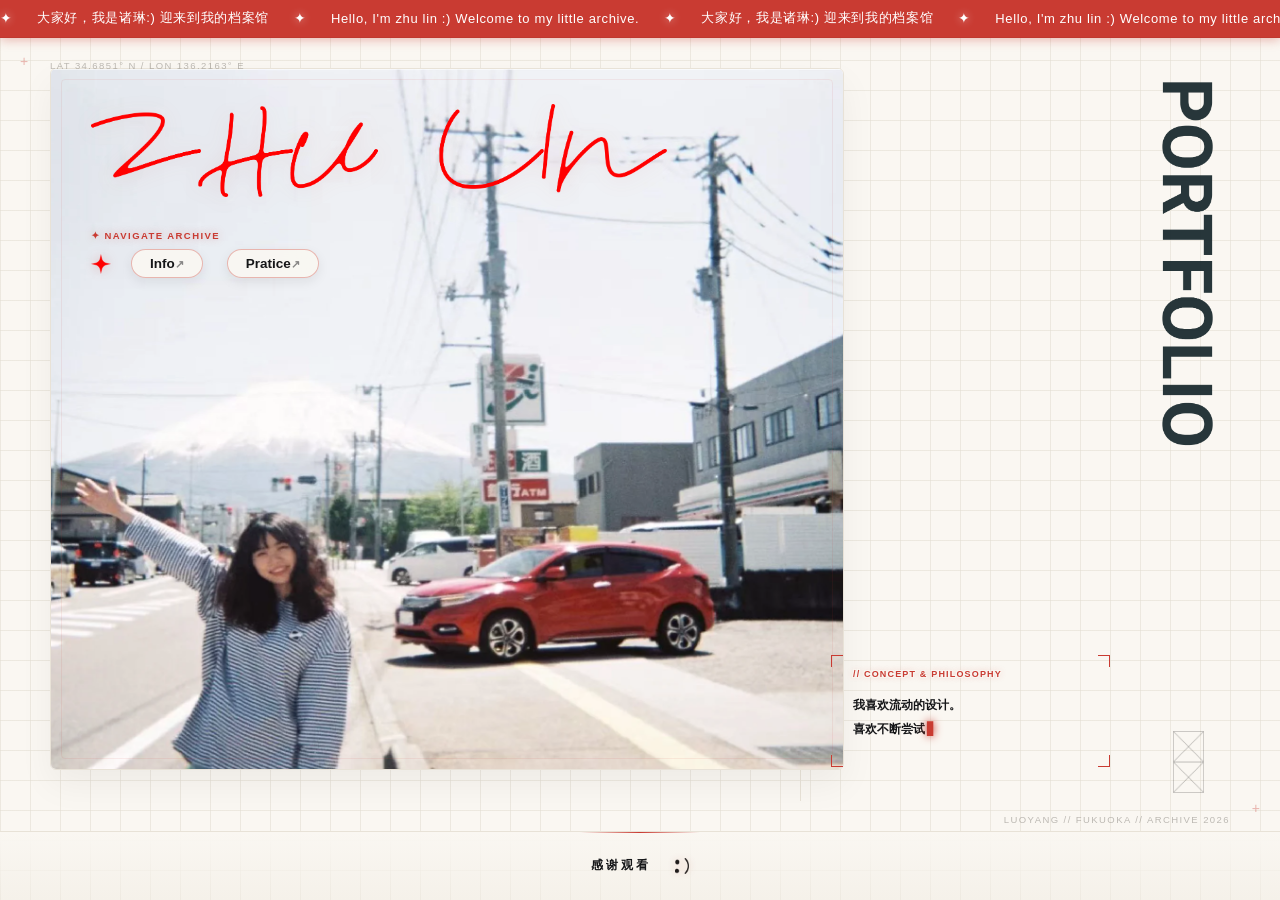
<file: index.html>
<!DOCTYPE html>
<html lang="en">
<head>
    <meta charset="UTF-8">
    <meta name="viewport" content="width=device-width, initial-scale=1.0">
    <title>ZHULIN.com</title>
    <link rel="icon" type="image/png" href="images/素材-13.png">
    <link rel="stylesheet" href="css/style_v6.css?v=9">
</head>
<body>
    <div class="root">
        <div class="marquee-bar-home">
            <div class="marquee-content">
                <div class="marquee-group">
                    <span class="marquee-star">&#10022;</span>
                    <span class="marquee-item">大家好，我是诸琳:) 迎来到我的档案馆</span>
                    <span class="marquee-star">&#10022;</span>
                    <span class="marquee-item">Hello, I'm zhu lin :) Welcome to my little archive.</span>
                    <span class="marquee-star">&#10022;</span>
                    <span class="marquee-item">大家好，我是诸琳:) 迎来到我的档案馆</span>
                    <span class="marquee-star">&#10022;</span>
                    <span class="marquee-item">Hello, I'm zhu lin :) Welcome to my little archive.</span>
                </div>
                <div class="marquee-group" aria-hidden="true">
                    <span class="marquee-star">&#10022;</span>
                    <span class="marquee-item">大家好，我是诸琳:) 迎来到我的档案馆</span>
                    <span class="marquee-star">&#10022;</span>
                    <span class="marquee-item">Hello, I'm zhu lin :) Welcome to my little archive.</span>
                    <span class="marquee-star">&#10022;</span>
                    <span class="marquee-item">大家好，我是诸琳:) 迎来到我的档案馆</span>
                    <span class="marquee-star">&#10022;</span>
                    <span class="marquee-item">Hello, I'm zhu lin :) Welcome to my little archive.</span>
                </div>
            </div>
        </div>

        <div class="main-content">
            <div class="left-section">
                <div class="background-images">
                    <img src="images/照片.webp" alt="" class="photo-bg">
                    <div class="photo-logo">
                        <img src="images/素材03.png" alt="" class="signature-overlay">
                        <div class="navgation">
                            <ul>
                                <img src="images/素材08.png" alt="" class="nav-icon">
                                <li>
                                    <a  href="info.html" class="active">Info</a>
                                </li>
                                /
                                <li>
                                    <a class="nav" href="ux-design.html">Pratice</a>
                                </li>
                            </ul>
                        </div>
                    </div>
                </div>
            </div>
            <div class="right-section">
                <div class="text pc">
                    <p>我喜欢流动的设计。</p>
                    <p>喜欢不断尝试，不断推翻，再重新建立。</p>
                    <p>对我而言，设计并不是寻找唯一正确的答案，</p>
                    <p>而是在一次次试错与调整中，</p>
                    <p>逐渐接近人与信息之间更自然的关系。</p>
                    <p>我希望通过设计，</p>
                    <p>让信息传达更加自然，也让用户在使用过程中</p>
                    <p>获得更真实的情绪与体验。</p>
                    <p>目前的研究与实践主要围绕视觉传达、</p>
                    <p>Web交互与用户体验展开研究，</p>
                    <p>并持续探索设计如何影响用户的认知与行为。</p>
                </div>
                <div class="text iphone">
                    <p>我喜欢流动的设计。</p>
                    <p>喜欢不断尝试，不断推翻，再重新建立。</p>
                    <p>对我而言，设计并不是寻找唯一正确的答案，</p>
                    <p>而是在一次次试错与调整中，</p>
                    <p>逐渐接近人与信息之间更自然的关系。</p>
                    <p>我希望通过设计，</p>
                    <p>让信息传达更加自然，也让用户在使用过程中</p>
                    <p>获得更真实的情绪与体验。</p>
                    <p>目前的研究与实践主要围绕视觉传达、</p>
                    <p>Web交互与用户体验展开研究，</p>
                    <p>并持续探索设计如何影响用户的认知与行为。</p>
                </div>
                <img src="images/5058c4b6834efe9e1c234a630153b3f3.png" alt="" class="portfolio-img">
                <img src="images/素材12.png" alt="" class="geo-icon">
            </div>
        </div>
        <div class="main-footer pcf">
            <span class="footer-text">感谢观看&nbsp;&nbsp;</span>
            <img src="images/素材-13.png" alt="" class="footer-logo">
        </div>
        <div class="main-footer iphonef">
            <div class="footer-left">
                <span class="footer-text">感谢观看</span>
                <img src="images/素材-13.png" alt="" class="footer-logo">
            </div>
            <ul class="footer-right">
                <li><a href="info.html">Info</a></li>
                /
                <li><a href="ux-design.html" class="active">Practice</a></li>
            </ul>
        </div>
    </div>
    <script src="js/typewriter.js?v=5"></script>
</body>
</html>
</file>
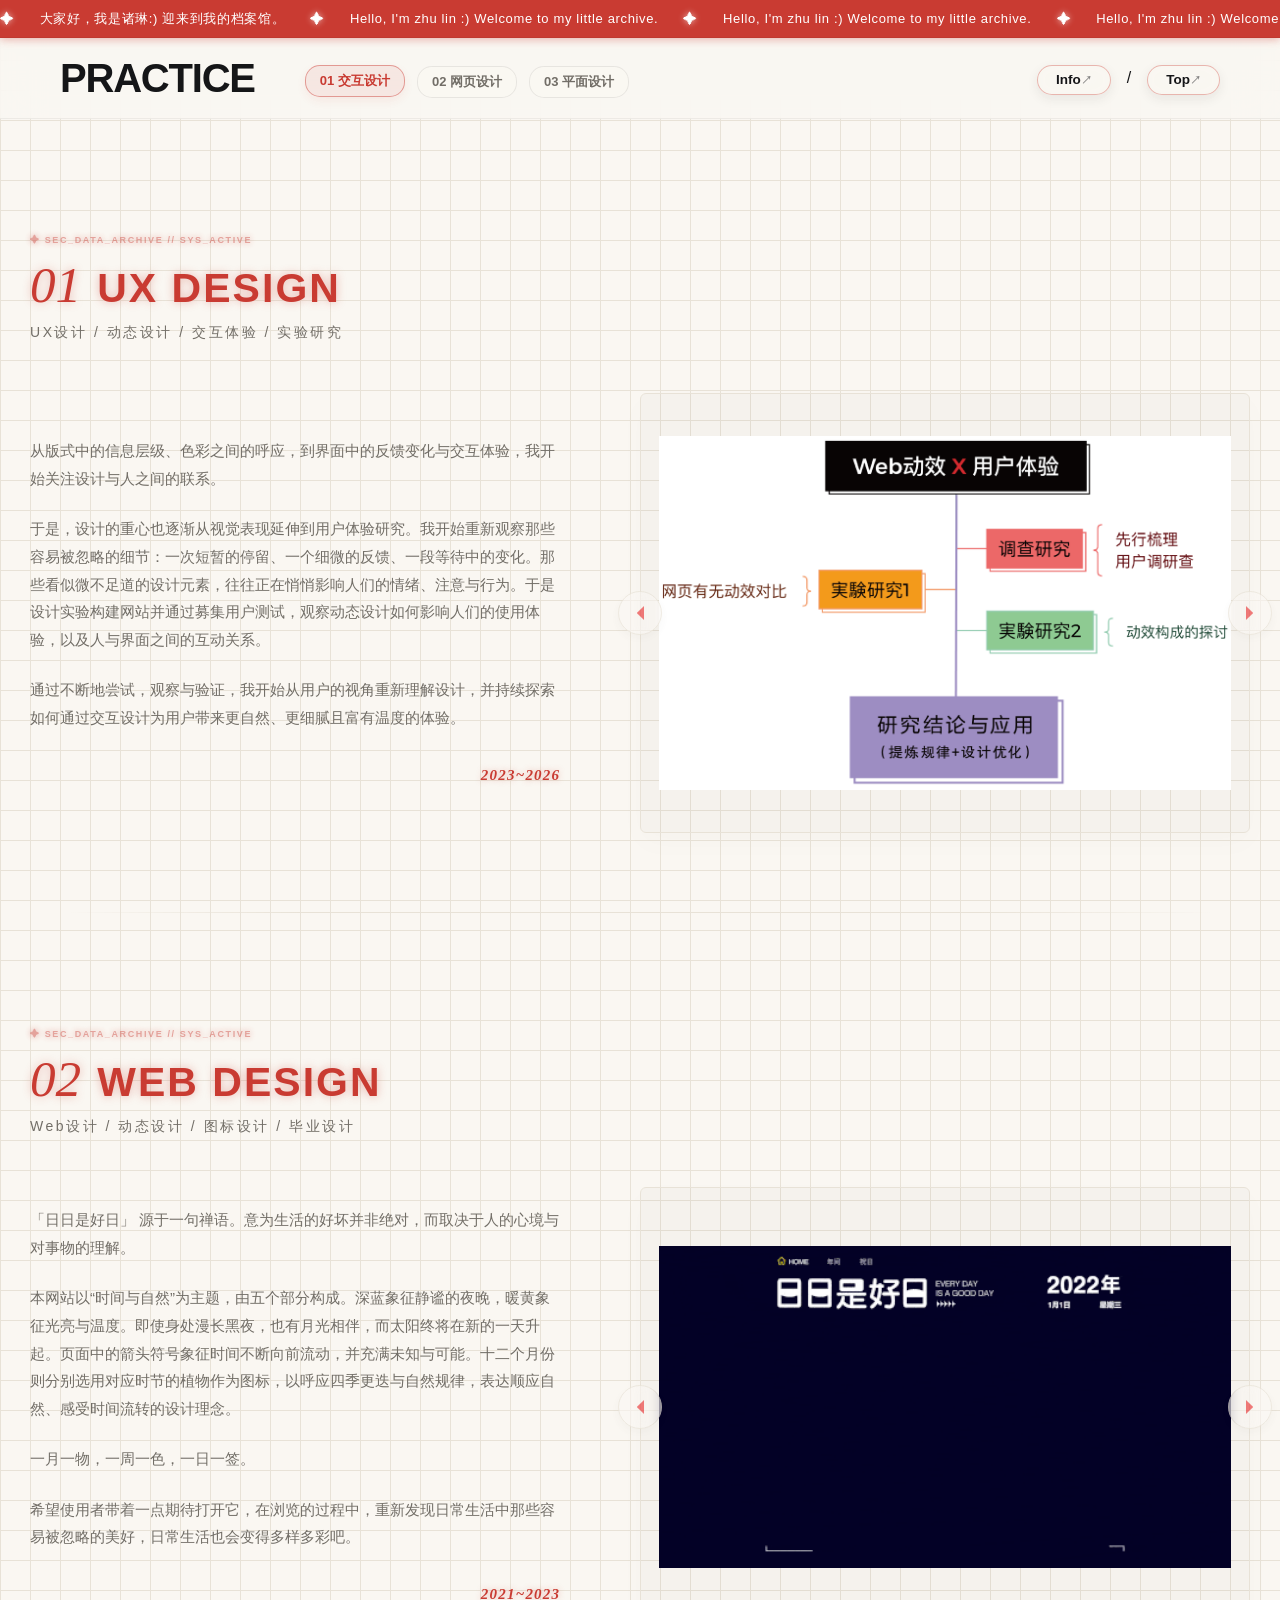
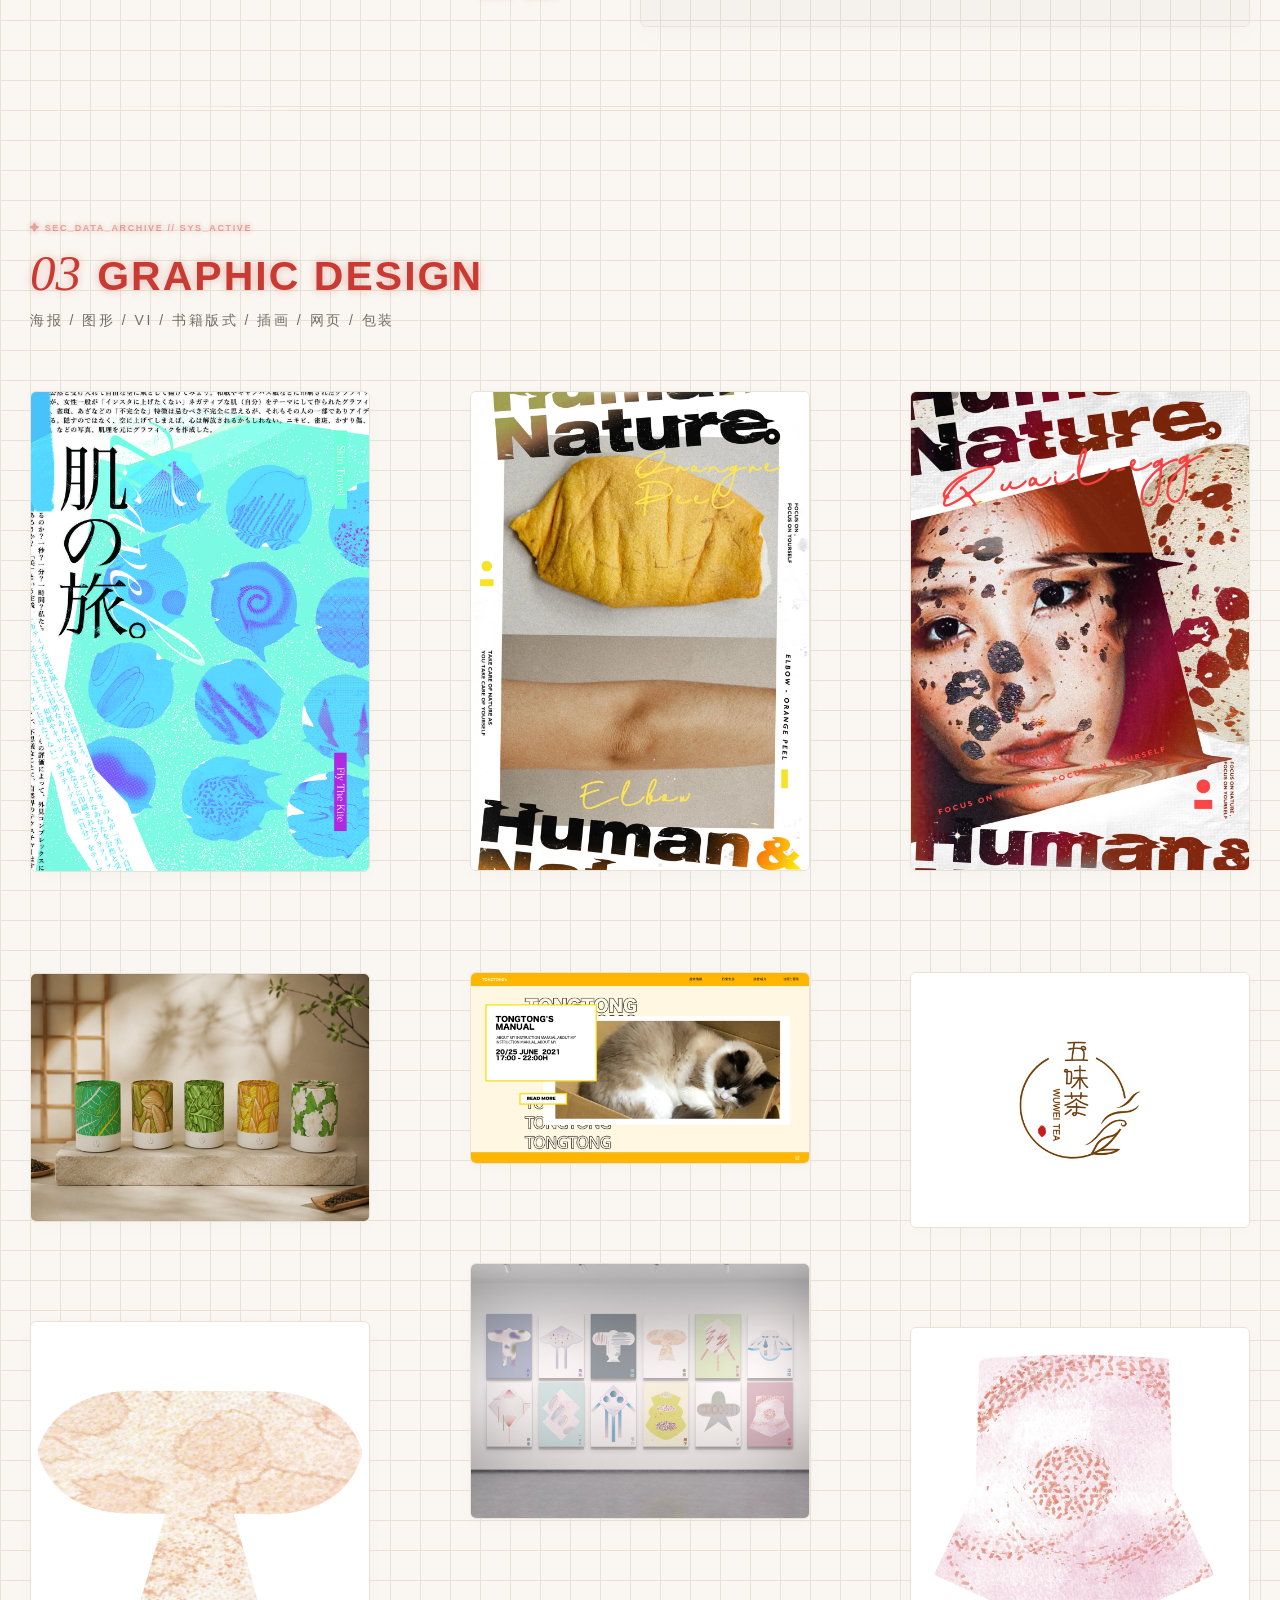
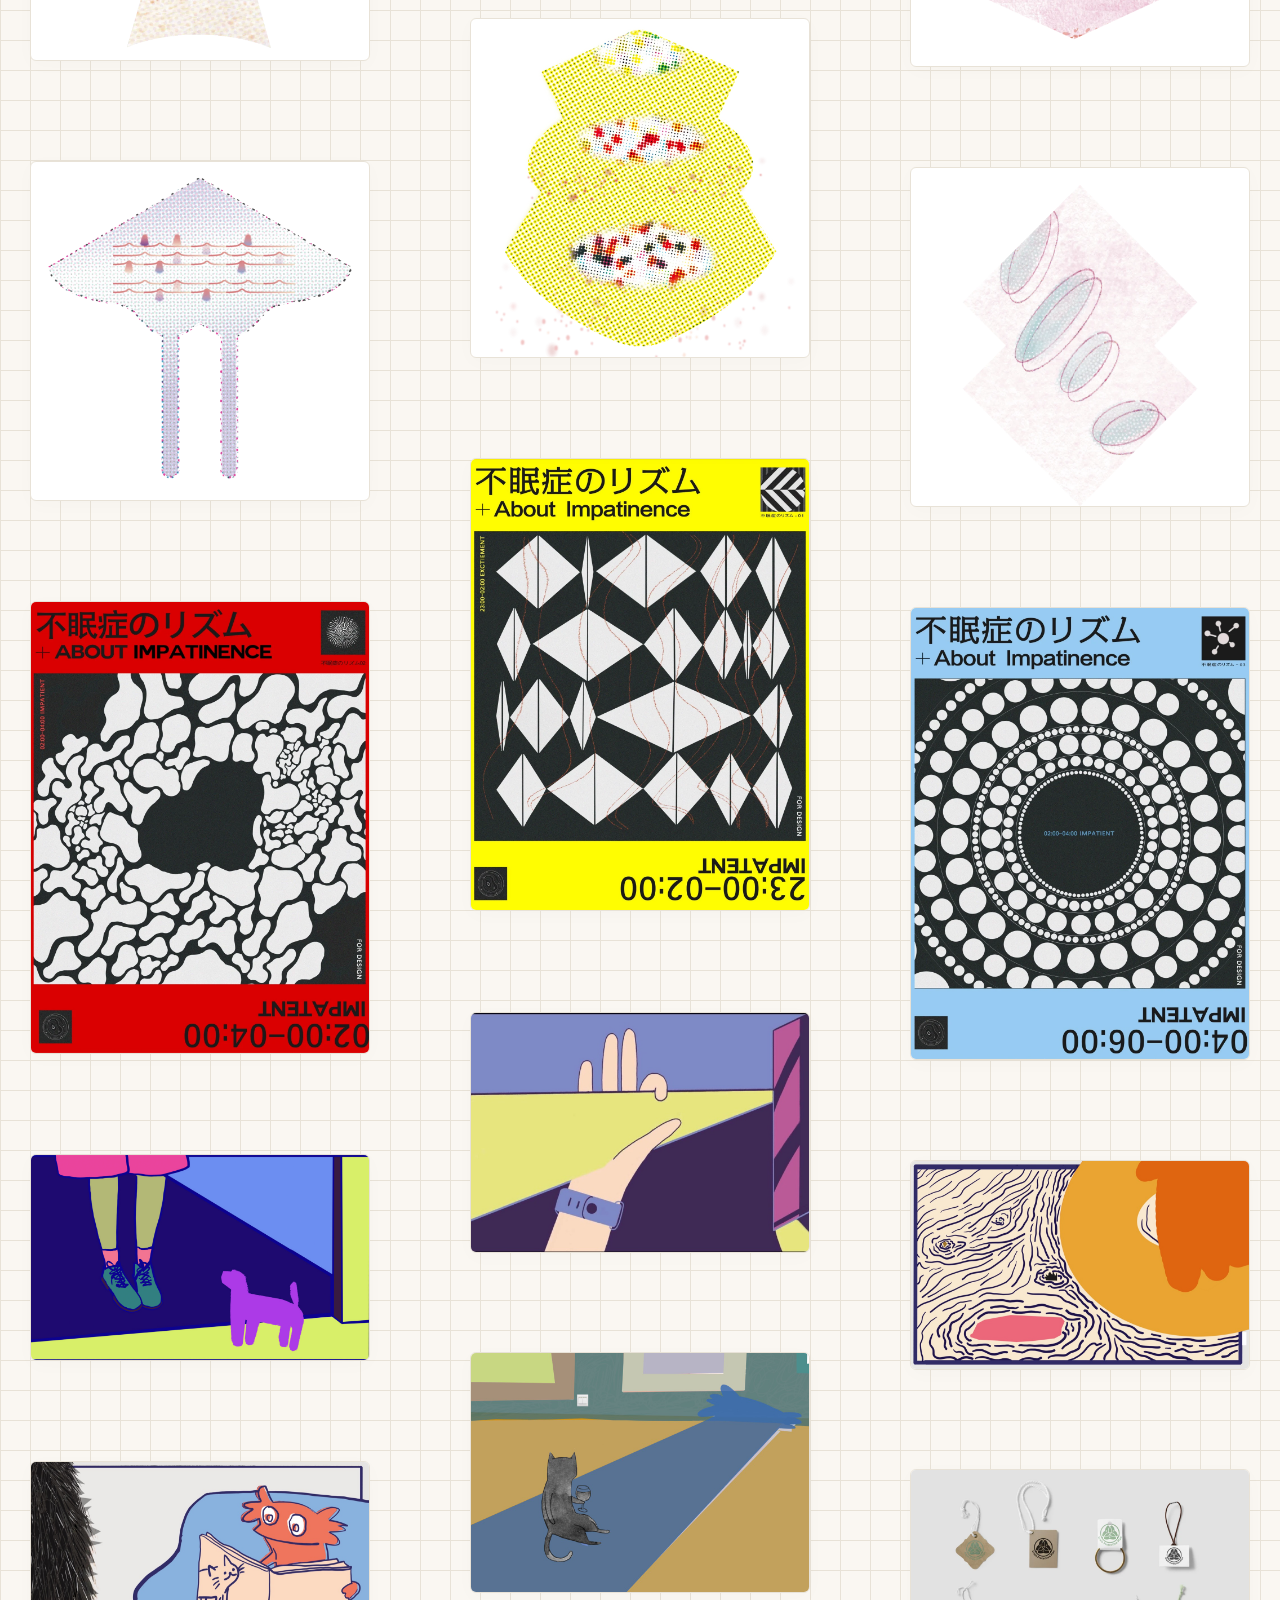
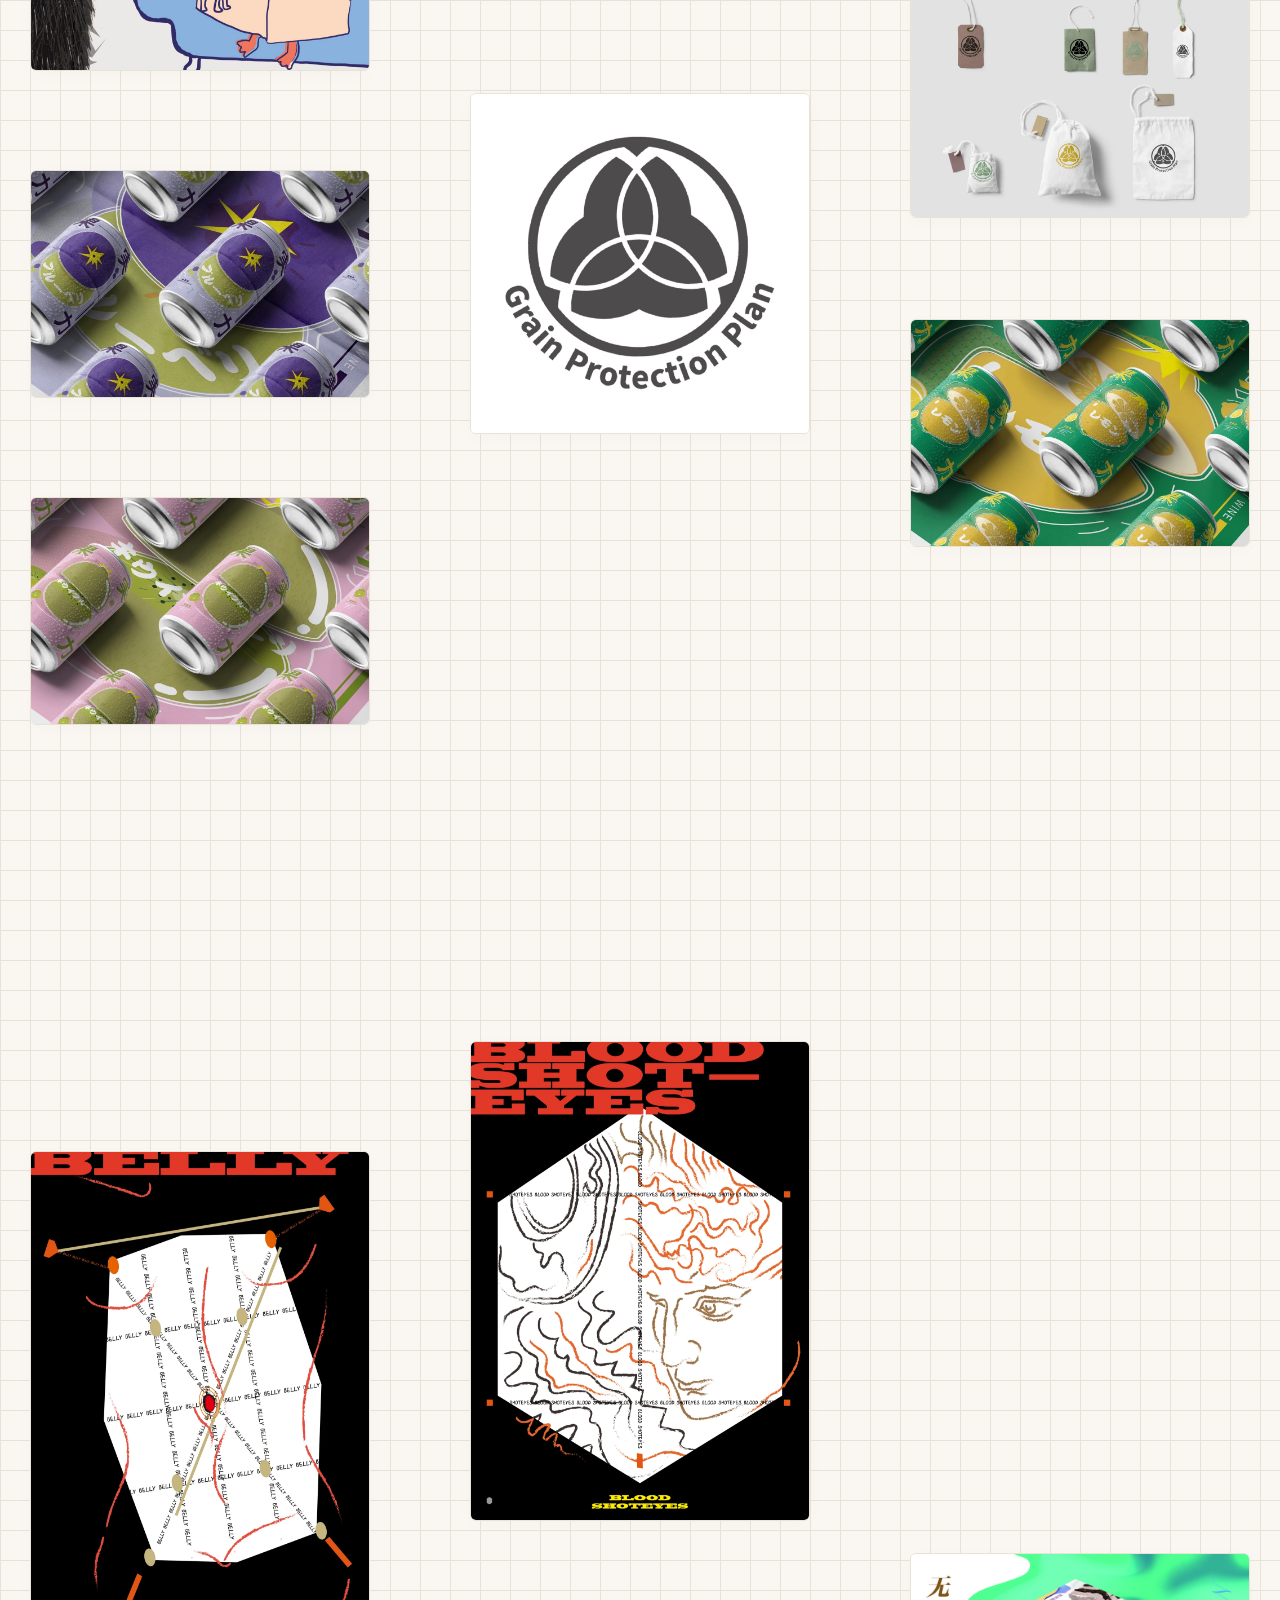
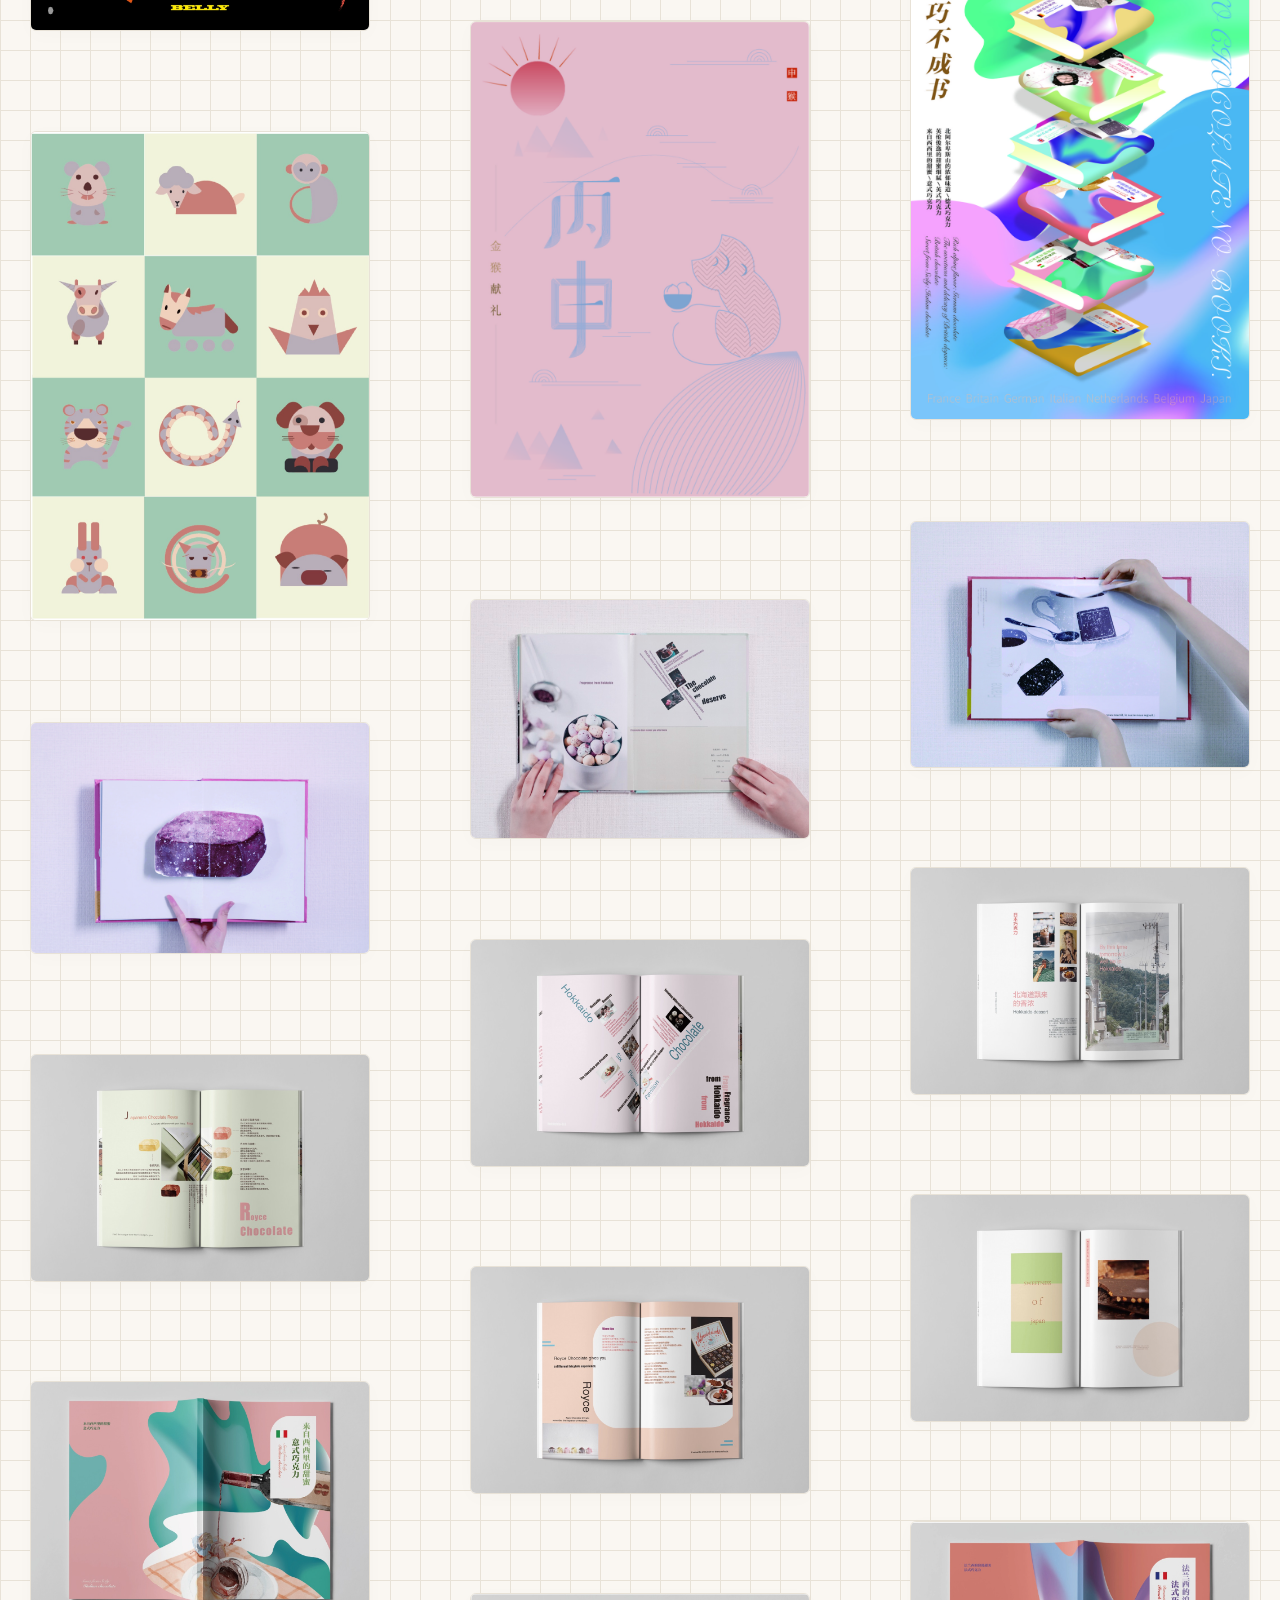
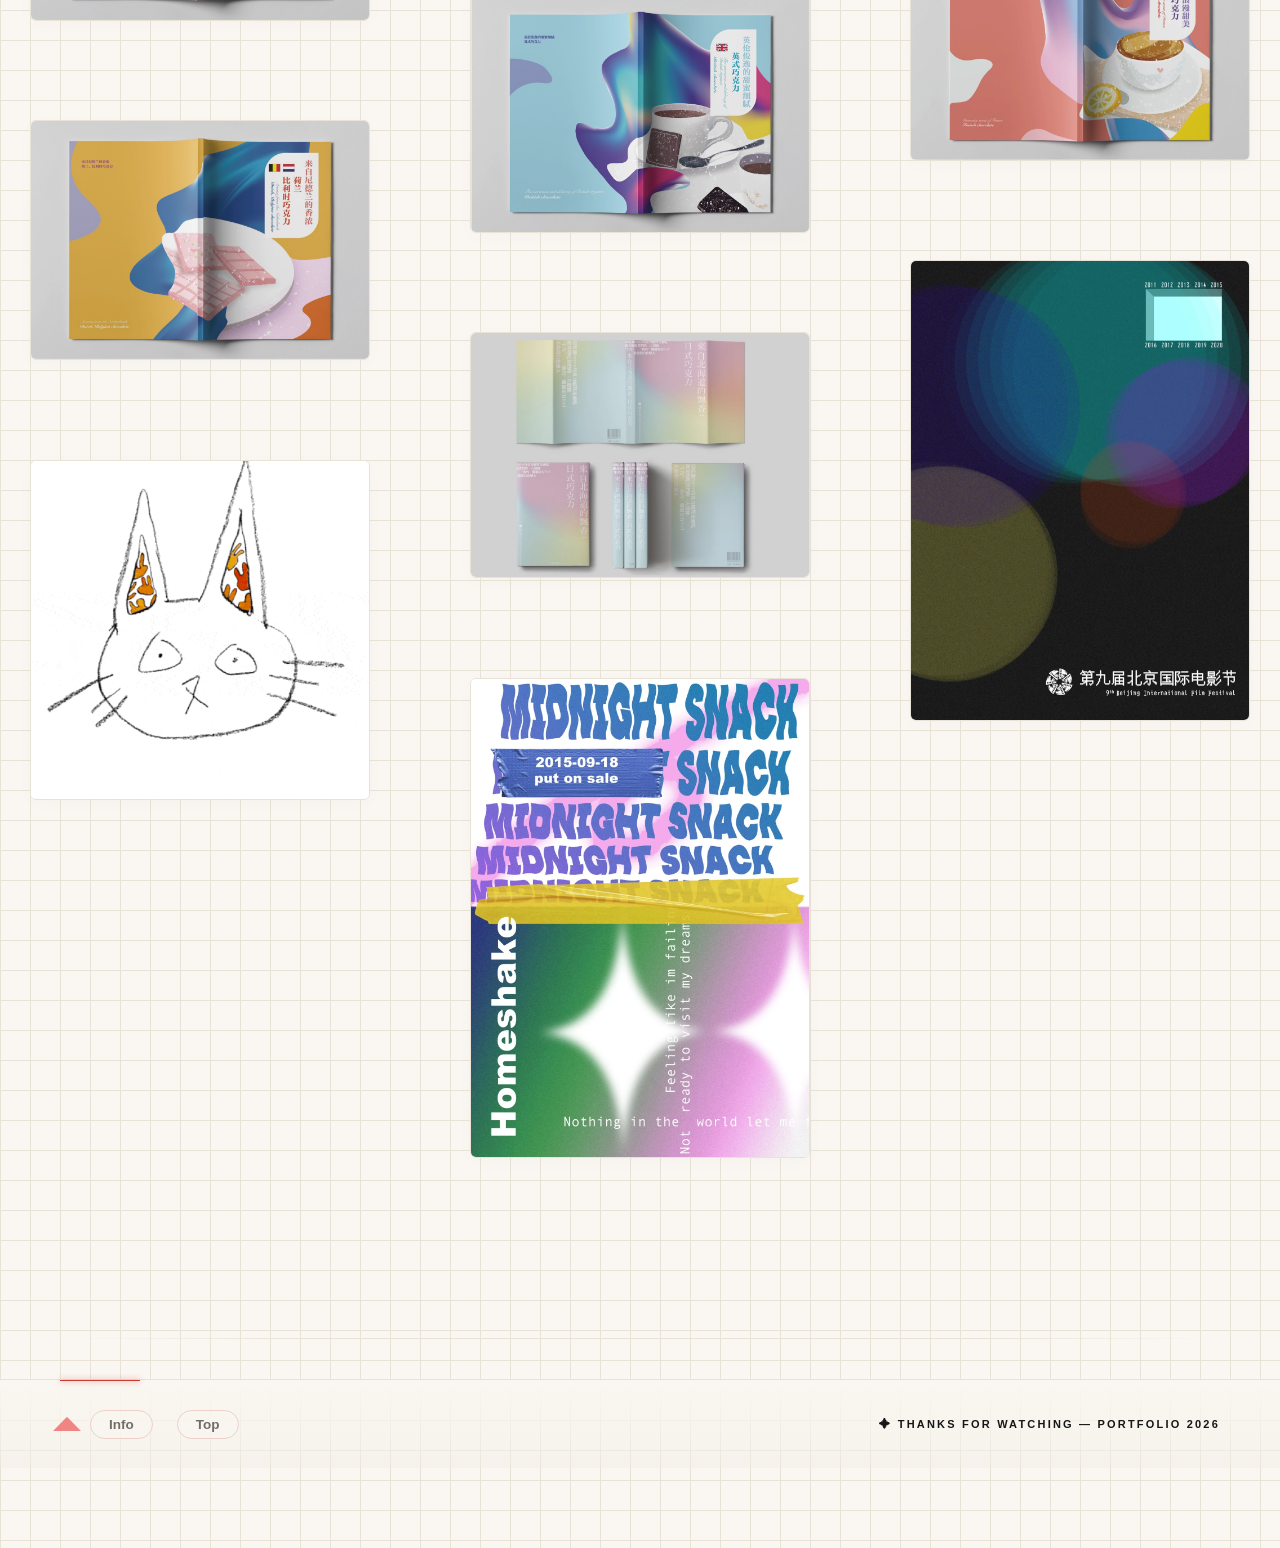
<file: ux-design.html>
<!DOCTYPE html>
<html lang="zh-CN">

<head>
    <meta charset="UTF-8">
    <meta name="viewport" content="width=device-width, initial-scale=1.0">
    <title>ZHU LIN - Portfolio</title>
    <link rel="icon" type="image/png" href="images/素材-13.png">
    <link rel="stylesheet" href="css/header_v6.css">
    <link rel="stylesheet" href="css/main_v6.css">
</head>

<body class="practice-page">
    <header class="site-header">
        <div class="marquee-bar">
            <div class="marquee-track">
                <div class="marquee-group">
                    <span class="marquee-star">&#10022;</span><span class="marquee-item">大家好，我是诸琳:) 迎来到我的档案馆。</span>
                    <span class="marquee-star">&#10022;</span><span class="marquee-item">Hello, I'm zhu lin :) Welcome
                        to my little archive.</span>
                    <span class="marquee-star">&#10022;</span><span class="marquee-item">Hello, I'm zhu lin :) Welcome
                        to my little archive.</span>
                    <span class="marquee-star">&#10022;</span><span class="marquee-item">Hello, I'm zhu lin :) Welcome
                        to my little archive.</span>
                </div>
                <div class="marquee-group" aria-hidden="true">
                    <span class="marquee-star">&#10022;</span><span class="marquee-item">大家好，我是诸琳:) 迎来到我的档案馆</span>
                    <span class="marquee-star">&#10022;</span><span class="marquee-item">Hello, I'm zhu lin :) Welcome
                        to my little archive.</span>
                    <span class="marquee-star">&#10022;</span><span class="marquee-item">大家好，我是诸琳:) 迎来到我的档案馆</span>
                    <span class="marquee-star">&#10022;</span><span class="marquee-item">Hello, I'm zhu lin :) Welcome
                        to my little archive.</span>
                </div>
            </div>
        </div>
        <div class="nav">
            <div class="nav-left">
                <div class="logo-text">
                    Practice
                </div>
                <ul>
                    <li>01 交互设计</li>
                    <li>02 网页设计</li>
                    <li>03 平面设计</li>
                </ul>
            </div>
            <div class="nav-right pc">
                <ul>
                    <li><a href="info.html">Info</a></li>
                    /
                    <li><a href="index.html">Top</a></li>
                </ul>
            </div>
        </div>
    </header>

    <main>
        <!-- Section 01: UX Design -->
        <div id="section-ux" class="content-wrap section-block">
            <section class="title-block">
                <h2 class="title-line">
                    <span class="title-num">01</span>
                    <span class="title-name">ux design</span>
                </h2>
                <div class="title-copy">UX设计 / 动态设计 / 交互体验 / 实验研究</div>
            </section>

            <section class="intro-section">
                <div class="intro-carousel iphonef" data-carousel="ux">
                    <div class="carousel-inner">
                        <img src="images/ux-design/图1.png" alt="研究展示 1" class="active">
                        <img src="images/ux-design/图2.webp" alt="研究展示 2">
                        <img src="images/ux-design/图3.webp" alt="研究展示 3">
                        <img src="images/ux-design/图4.webp" alt="研究展示 4">
                    </div>
                    <button class="carousel-btn prev" aria-label="上一张">
                        <img src="images/箭头-10.png" alt="上一张">
                    </button>
                    <button class="carousel-btn next" aria-label="下一张">
                        <img src="images/箭头-11.png" alt="下一张">
                    </button>
                </div>
                <div class="intro-text">
                    <p>从版式中的信息层级、色彩之间的呼应，到界面中的反馈变化与交互体验，我开始关注设计与人之间的联系。</p>
                    <p>于是，设计的重心也逐渐从视觉表现延伸到用户体验研究。我开始重新观察那些容易被忽略的细节：一次短暂的停留、一个细微的反馈、一段等待中的变化。那些看似微不足道的设计元素，往往正在悄悄影响人们的情绪、注意与行为。于是设计实验构建网站并通过募集用户测试，观察动态设计如何影响人们的使用体验，以及人与界面之间的互动关系。
                    </p>
                    <p> 通过不断地尝试，观察与验证，我开始从用户的视角重新理解设计，并持续探索如何通过交互设计为用户带来更自然、更细腻且富有温度的体验。</p>
                    <div class="year-label">2023~2026</div>
                </div>
                <div class="intro-carousel pcf" data-carousel="ux">
                    <div class="carousel-inner">
                        <img src="images/ux-design/图1.png" alt="研究展示 1" class="active">
                        <img src="images/ux-design/图2.webp" alt="研究展示 2">
                        <img src="images/ux-design/图3.webp" alt="研究展示 3">
                        <img src="images/ux-design/图4.webp" alt="研究展示 4">
                    </div>
                    <button class="carousel-btn prev" aria-label="上一张">
                        <img src="images/箭头-10.png" alt="上一张">
                    </button>
                    <button class="carousel-btn next" aria-label="下一张">
                        <img src="images/箭头-11.png" alt="下一张">
                    </button>
                </div>
            </section>
        </div>

        <!-- Section 02: Web Design -->
        <div id="section-web" class="content-wrap section-block">
            <section class="title-block">
                <h2 class="title-line">
                    <span class="title-num">02</span>
                    <span class="title-name">web design</span>
                </h2>
                <div class="title-copy">Web设计 / 动态设计 / 图标设计 / 毕业设计</div>
            </section>

            <section class="intro-section">
                <div class="intro-carousel iphonef" data-carousel="web">
                    <div class="carousel-inner">
                        <img src="images/web-design/图1.gif" alt="日历网站展示 1" class="active">
                        <img src="images/web-design/图2.webp" alt="日历网站展示 2">
                        <img src="images/web-design/图3.webp" alt="日历网站展示 3">
                        <img src="images/web-design/图4.jpg" alt="日历网站展示 4">
                        <img src="images/web-design/图5.jpg" alt="日历网站展示 5">
                        <img src="images/web-design/图6.png" alt="日历网站展示 6">
                    </div>
                    <button class="carousel-btn prev" aria-label="上一张">
                        <img src="images/箭头-10.png" alt="上一张">
                    </button>
                    <button class="carousel-btn next" aria-label="下一张">
                        <img src="images/箭头-11.png" alt="下一张">
                    </button>
                </div>
                <div class="intro-text">
                      <p>「日日是好日」 源于一句禅语。意为生活的好坏并非绝对，而取决于人的心境与对事物的理解。</p>
                      <p>本网站以“时间与自然”为主题，由五个部分构成。深蓝象征静谧的夜晚，暖黄象征光亮与温度。即使身处漫长黑夜，也有月光相伴，而太阳终将在新的一天升起。页面中的箭头符号象征时间不断向前流动，并充满未知与可能。十二个月份则分别选用对应时节的植物作为图标，以呼应四季更迭与自然规律，表达顺应自然、感受时间流转的设计理念。</p>
                      <p> 一月一物，一周一色，一日一签。</p>
                      <p> 希望使用者带着一点期待打开它，在浏览的过程中，重新发现日常生活中那些容易被忽略的美好，日常生活也会变得多样多彩吧。</p>
                    <div class="year-label">2021~2023</div>
                </div>
                <div class="intro-carousel pcf" data-carousel="web">
                    <div class="carousel-inner">
                        <img src="images/web-design/图1.gif" alt="日历网站展示 1" class="active">
                        <img src="images/web-design/图2.webp" alt="日历网站展示 2">
                        <img src="images/web-design/图3.webp" alt="日历网站展示 3">
                        <img src="images/web-design/图4.jpg" alt="日历网站展示 4">
                        <img src="images/web-design/图5.jpg" alt="日历网站展示 5">
                        <img src="images/web-design/图6.png" alt="日历网站展示 6">
                    </div>
                    <button class="carousel-btn prev" aria-label="上一张">
                        <img src="images/箭头-10.png" alt="上一张">
                    </button>
                    <button class="carousel-btn next" aria-label="下一张">
                        <img src="images/箭头-11.png" alt="下一张">
                    </button>
                </div>
            </section>
        </div>

        <!-- Section 03: Graphic Design -->
        <div id="section-graphic" class="section-block">
            <section class="title-block">
                <h2 class="title-line">
                    <span class="title-num">03</span>
                    <span class="title-name">graphic design</span>
                </h2>
                <div class="title-copy">海报 / 图形 / VI / 书籍版式 / 插画 / 网页 / 包装</div>
            </section>

            <section class="gallery">
                <div class="gallery-grid">
                    <figure class="piece has-caption">
                        <img loading="lazy" src="images/graphic-design/01肌肤之旅.jpg" alt="肌肤之旅">
                        <figcaption class="piece-caption">
                            <span>肌肤之旅</span>
                            <span>海报</span>
                            <span>2022</span>
                        </figcaption>
                    </figure>
                    <figure class="piece has-caption">
                        <img loading="lazy" src="images/graphic-design/02橘子皮&手肘.webp" alt="橘子皮&手肘">
                        <figcaption class="piece-caption">
                            <span>Nature and Human</span>
                            <span>系列海报</span>
                            <span>2022</span>
                        </figcaption>
                    </figure>
                    <figure class="piece has-caption">
                        <img loading="lazy" src="images/graphic-design/03人和自然.webp" alt="人和自然">
                        <figcaption class="piece-caption">
                            <span>Nature and Human</span>
                            <span>系列海报</span>
                            <span>2022</span>
                        </figcaption>
                    </figure>
                    <figure class="piece has-caption">
                        <img loading="lazy" src="images/graphic-design/04-墩墩.webp" alt="墩墩">
                        <figcaption class="piece-caption is-wide">
                            <span>TONGTONG的使用说明</span>
                            <span>网页</span>
                            <span>2022</span>
                        </figcaption>
                    </figure>
                    <figure class="piece has-caption">
                        <img loading="lazy" src="images/graphic-design/05 五味茶logo.png" alt="五味茶 logo">
                        <figcaption class="piece-caption is-wide">
                            <span>五味茶</span>
                            <span>Logo</span>
                            <span>2022</span>
                        </figcaption>
                    </figure>
                    <figure class="piece has-caption">
                        <img loading="lazy" src="images/graphic-design/06五味茶包装.jpg" alt="五味茶包装">
                        <figcaption class="piece-caption is-wide">
                            <span>五味茶</span>
                            <span>包装设计</span>
                            <span>2022</span>
                        </figcaption>
                    </figure>
                    <figure class="piece has-caption">
                        <img loading="lazy" src="images/graphic-design/07-风筝.jpg" alt="风筝">
                        <figcaption class="piece-caption is-wide">
                            <span>在ins上大胆的放风筝吧！</span>
                            <span>图形设计</span>
                            <span>2021</span>
                        </figcaption>
                    </figure>
                    <figure class="piece has-caption">
                        <img loading="lazy" src="images/graphic-design/08-风筝.webp" alt="风筝 2">
                        <figcaption class="piece-caption is-tight">
                            <span>在ins上大胆的放风筝吧</span>
                            <span>风筝/ 图形</span>
                            <span>2021</span>
                        </figcaption>
                    </figure>
                    <figure class="piece has-caption">
                        <img loading="lazy" src="images/graphic-design/09-风筝.webp" alt="风筝 3">
                        <figcaption class="piece-caption is-tight">
                            <span>在ins上大胆的放风筝吧！</span>
                            <span>风筝/ 图形</span>
                            <span>2021</span>
                        </figcaption>
                    </figure>
                    <figure class="piece has-caption">
                        <img loading="lazy" src="images/graphic-design/10-风筝.webp" alt="风筝 4">
                        <figcaption class="piece-caption is-tight">
                            <span>在ins上大胆的放风筝吧！</span>
                            <span>风筝/ 图形</span>
                            <span>2021</span>
                        </figcaption>
                    </figure>
                    <figure class="piece has-caption">
                        <img loading="lazy" src="images/graphic-design/11-风筝.webp" alt="风筝 5">
                        <figcaption class="piece-caption is-tight">
                            <span>在ins上大胆的放风筝吧！</span>
                            <span>风筝 / 图形</span>
                            <span>2021</span>
                        </figcaption>
                    </figure>
                    <figure class="piece has-caption">
                        <img loading="lazy" src="images/graphic-design/12-风筝.webp" alt="风筝 6">
                        <figcaption class="piece-caption is-tight">
                            <span>在ins上大胆的放风筝吧！</span>
                            <span>风筝 / 图形</span>
                            <span>2021</span>
                        </figcaption>
                    </figure>
                    <figure class="piece has-caption">
                        <img loading="lazy" src="images/graphic-design/13-兴奋.webp" alt="兴奋">
                        <figcaption class="piece-caption">
                            <span>失眠症的节奏</span>
                            <span>系列海报</span>
                            <span>2021</span>
                        </figcaption>
                    </figure>
                    <figure class="piece has-caption">
                        <img loading="lazy" src="images/graphic-design/14-律动.webp" alt="律动">
                        <figcaption class="piece-caption">
                            <span>失眠症的节奏</span>
                            <span>系列海报</span>
                            <span>2021</span>
                        </figcaption>
                    </figure>
                    <figure class="piece has-caption">
                        <img loading="lazy" src="images/graphic-design/15平静.webp" alt="平静">
                        <figcaption class="piece-caption">
                            <span>失眠症的节奏</span>
                            <span>系列海报</span>
                            <span>2021</span>
                        </figcaption>
                    </figure>
                    <figure class="piece has-caption">
                        <img loading="lazy" src="images/graphic-design/16-梦.jpeg" alt="梦 1">
                        <figcaption class="piece-caption is-wide">
                            <span>梦心地</span>
                            <span>插画</span>
                            <span>2021</span>
                        </figcaption>
                    </figure>
                    <figure class="piece has-caption">
                        <img loading="lazy" src="images/graphic-design/17-梦.jpg" alt="梦 2">
                        <figcaption class="piece-caption is-wide">
                            <span>梦心地</span>
                            <span>插画</span>
                            <span>2021</span>
                        </figcaption>
                    </figure>
                    <figure class="piece has-caption">
                        <img loading="lazy" src="images/graphic-design/18-梦.jpg" alt="梦 3">
                        <figcaption class="piece-caption is-wide">
                            <span>梦心地</span>
                            <span>插画</span>
                            <span>2021</span>
                        </figcaption>
                    </figure>
                    <figure class="piece has-caption">
                        <img loading="lazy" src="images/graphic-design/19-梦.jpg" alt="梦 4">
                        <figcaption class="piece-caption is-wide">
                            <span>梦心地</span>
                            <span>插画</span>
                            <span>2021</span>
                        </figcaption>
                    </figure>
                    <figure class="piece has-caption">
                        <img loading="lazy" src="images/graphic-design/20-梦.jpg" alt="梦 5">
                        <figcaption class="piece-caption is-wide">
                            <span>梦心地</span>
                            <span>插画</span>
                            <span>2021</span>
                        </figcaption>
                    </figure>
                    <figure class="piece has-caption">
                        <img loading="lazy" src="images/graphic-design/21-种子vi.webp" alt="种子 VI">
                        <figcaption class="piece-caption">
                            <span>种子计划</span>
                            <span>Logo vi</span>
                            <span>2020</span>
                        </figcaption>
                    </figure>
                    <figure class="piece has-caption">
                        <img loading="lazy" src="images/graphic-design/22-种子logo.jpg" alt="种子 logo">
                        <figcaption class="piece-caption">
                            <span>种子计划</span>
                            <span>vi设计</span>
                            <span>2020</span>
                        </figcaption>
                    </figure>
                    <figure class="piece has-caption">
                        <img loading="lazy" src="images/graphic-design/23-果实力蓝莓.webp" alt="果实力蓝莓">
                        <figcaption class="piece-caption is-wide">
                            <span>果实力</span>
                            <span>饮料包装设计</span>
                            <span>2012</span>
                        </figcaption>
                    </figure>
                    <figure class="piece has-caption">
                        <img loading="lazy" src="images/graphic-design/24-果实力柠檬.webp" alt="果实力柠檬">
                        <figcaption class="piece-caption is-wide">
                            <span>果实力</span>
                            <span>饮料酒包装设计</span>
                            <span>2012</span>
                        </figcaption>
                    </figure>
                    <figure class="piece has-caption">
                        <img loading="lazy" src="images/graphic-design/25-果实力猕猴桃.jpg" alt="果实力猕猴桃">
                        <figcaption class="piece-caption is-wide">
                            <span>果实力</span>
                            <span>饮料包装设计</span>
                            <span>2012</span>
                        </figcaption>
                    </figure>
                    <figure class="piece has-caption">
                        <img loading="lazy" src="images/graphic-design/26-果实力荔枝.webp" alt="果实力荔枝">
                        <figcaption class="piece-caption is-wide">
                            <span>果实力</span>
                            <span>饮料包装设计</span>
                            <span>2012</span>
                        </figcaption>
                    </figure>
                    <figure class="piece has-caption">
                        <img loading="lazy" src="images/graphic-design/27-果实力桃子.webp" alt="果实力桃子">
                        <figcaption class="piece-caption is-wide">
                            <span>果实力</span>
                            <span>饮料包装设计</span>
                            <span>2012</span>
                        </figcaption>
                    </figure>
                    <figure class="piece has-caption">
                        <img loading="lazy" src="images/graphic-design/28-果实力草莓.webp" alt="果实力草莓">
                        <figcaption class="piece-caption is-wide">
                            <span>果实力</span>
                            <span>包装设计</span>
                            <span>2012</span>
                        </figcaption>
                    </figure>
                    <figure class="piece has-caption">
                        <img loading="lazy" src="images/graphic-design/29-果实力海报.jpg" alt="果实力海报">
                        <figcaption class="piece-caption is-mini">
                            <span>果实力</span>
                            <span>海报</span>
                            <span>2020</span>
                        </figcaption>
                    </figure>
                    <figure class="piece has-caption">
                        <img loading="lazy" src="images/graphic-design/30-指纹.webp" alt="指纹 1">
                        <figcaption class="piece-caption">
                            <span>小说 《指纹》 </span>
                            <span>系列宣传海报</span>
                            <span>2020</span>
                        </figcaption>
                    </figure>
                    <figure class="piece has-caption">
                        <img loading="lazy" src="images/graphic-design/31-指纹.webp" alt="指纹 2">
                        <figcaption class="piece-caption">
                            <span>小说 《指纹》 </span>
                            <span>系列宣传海报</span>
                            <span>2020</span>
                        </figcaption>
                    </figure>
                    <figure class="piece has-caption">
                        <img loading="lazy" src="images/graphic-design/32-指纹.webp" alt="指纹 3">
                        <figcaption class="piece-caption">
                            <span>小说 《指纹》 </span>
                            <span>系列海报</span>
                            <span>2020</span>
                        </figcaption>
                    </figure>
                    <figure class="piece has-caption">
                        <img loading="lazy" src="images/graphic-design/33-巧克力海报.jpg" alt="巧克力海报">
                        <figcaption class="piece-caption is-medium">
                            <span>无巧不成书</span>
                            <span>宣传海报</span>
                            <span>2019</span>
                        </figcaption>
                    </figure>
                    <figure class="piece has-caption">
                        <img loading="lazy" src="images/graphic-design/37-丙申猴.jpg" alt="丙申猴">
                        <figcaption class="piece-caption">
                            <span>金猴献礼</span>
                            <span>海报</span>
                            <span>2018</span>
                        </figcaption>
                    </figure>
                    <figure class="piece has-caption">
                        <img loading="lazy" src="images/graphic-design/37-十二生肖.jpg" alt="十二生肖">
                        <figcaption class="piece-caption">
                            <span>十二生肖</span>
                            <span>图形 / IP</span>
                            <span>2018</span>
                        </figcaption>
                    </figure>
                    <figure class="piece has-caption">
                        <img loading="lazy" src="images/graphic-design/34-1.JPG" alt="书籍 1">
                        <figcaption class="piece-caption is-wide">
                            <span>无巧不成书</span>
                            <span>立体书籍设计</span>
                            <span>2019</span>
                        </figcaption>
                    </figure>
                    <figure class="piece has-caption">
                        <img loading="lazy" src="images/graphic-design/34-书籍2.JPG" alt="书籍 2">
                        <figcaption class="piece-caption is-wide">
                            <span>无巧不成书</span>
                            <span>板式 / 书籍</span>
                            <span>2019</span>
                        </figcaption>
                    </figure>
                    <figure class="piece has-caption">
                        <img loading="lazy" src="images/graphic-design/34-书籍3.jpg" alt="书籍 3">
                        <figcaption class="piece-caption is-wide">
                            <span>无巧不成书</span>
                            <span>立体书籍设计</span>
                            <span>2019</span>
                        </figcaption>
                    </figure>
                    <figure class="piece has-caption">
                        <img loading="lazy" src="images/graphic-design/35-画册1.jpg" alt="画册 1">
                        <figcaption class="piece-caption is-wide">
                            <span>无巧不成书</span>
                            <span>板式 / 书籍</span>
                            <span>2019</span>
                        </figcaption>
                    </figure>
                    <figure class="piece has-caption">
                        <img loading="lazy" src="images/graphic-design/35-画册2.jpg" alt="画册 2">
                        <figcaption class="piece-caption is-wide">
                            <span>无巧不成书</span>
                            <span>板式 / 书籍</span>
                            <span>2019</span>
                        </figcaption>
                    </figure>
                    <figure class="piece has-caption">
                        <img loading="lazy" src="images/graphic-design/35-画册3.jpg" alt="画册 3">
                        <figcaption class="piece-caption is-wide">
                            <span>无巧不成书</span>
                            <span>板式 / 书籍</span>
                            <span>2019</span>
                        </figcaption>
                    </figure>
                    <figure class="piece has-caption">
                        <img loading="lazy" src="images/graphic-design/35-画册4.jpg" alt="画册 4">
                        <figcaption class="piece-caption is-wide">
                            <span>无巧不成书</span>
                            <span>板式 / 书籍</span>
                            <span>2019</span>
                        </figcaption>
                    </figure>
                    <figure class="piece has-caption">
                        <img loading="lazy" src="images/graphic-design/35-画册5.jpg" alt="画册 5">
                        <figcaption class="piece-caption is-wide">
                            <span>无巧不成书</span>
                            <span>板式 / 书籍</span>
                            <span>2019</span>
                        </figcaption>
                    </figure>
                    <figure class="piece has-caption">
                        <img loading="lazy" src="images/graphic-design/36-书封1.jpg" alt="书封 1">
                        <figcaption class="piece-caption is-wide">
                            <span>无巧不成书</span>
                            <span>板式 / 书籍</span>
                            <span>2019</span>
                        </figcaption>
                    </figure>
                    <figure class="piece has-caption">
                        <img loading="lazy" src="images/graphic-design/36-书封2.jpg" alt="书封 2">
                        <figcaption class="piece-caption is-wide">
                            <span>无巧不成书</span>
                            <span>板式 / 书籍</span>
                            <span>2019</span>
                        </figcaption>
                    </figure>
                    <figure class="piece has-caption">
                        <img loading="lazy" src="images/graphic-design/36-书封3.jpg" alt="书封 3">
                        <figcaption class="piece-caption is-wide">
                            <span>无巧不成书</span>
                            <span>板式 / 书籍</span>
                            <span>2019</span>
                        </figcaption>
                    </figure>
                    <figure class="piece has-caption">
                        <img loading="lazy" src="images/graphic-design/36-书封4.jpg" alt="书封 4">
                        <figcaption class="piece-caption is-wide">
                            <span>无巧不成书</span>
                            <span>板式 / 书籍</span>
                            <span>2019</span>
                        </figcaption>
                    </figure>
                    <figure class="piece has-caption">
                        <img loading="lazy" src="images/graphic-design/38-电影节海报.webp" alt="电影节海报">
                        <figcaption class="piece-caption">
                            <span>电影节</span>
                            <span>海报</span>
                            <span>2018</span>
                        </figcaption>
                    </figure>
                    <figure class="piece has-caption">
                        <img loading="lazy" src="images/graphic-design/39-渐变书籍.JPG" alt="渐变书籍">
                        <figcaption class="piece-caption is-wide">
                            <span>巧克力</span>
                            <span>书籍包装</span>
                            <span>2019</span>
                        </figcaption>
                    </figure>
                    <figure class="piece has-caption">
                        <img loading="lazy" src="images/graphic-design/40-橘猫.gif" alt="橘猫">
                        <figcaption class="piece-caption is-tight">
                            <span>猫</span>
                            <span>图形设计</span>
                            <span>2017</span>
                        </figcaption>
                    </figure>
                    <figure class="piece has-caption">
                        <img loading="lazy" src="images/graphic-design/41-Midnight Snack音乐海报.webp"
                            alt="Midnight Snack 音乐海报">
                        <figcaption class="piece-caption">
                            <span>Midnight Snack音乐</span>
                            <span>海报设计</span>
                            <span>2015</span>
                        </figcaption>
                    </figure>
                </div>
            </section>
        </div>

        <div class="footer-space"></div>
        
        <div class="main-footer">
            <ul>
                <img src="images/箭头-10.png" class="footerimg pc">
                <li><a href="info.html">Info</a></li>
                /
                <li><a href="index.html">Top</a></li>
            </ul>
        </div>
    </main>

    <script src="js/carousel.js?v=5"></script>
    <script src="js/masonry.js?v=5"></script>
    <script src="js/nav.js?v=5"></script>
</body>

</html>
</file>
<file: css/style_v6.css>
:root {
    --bg-color: #faf7f2;
    --text-color: #151618;
    --text-muted: #726e67;
    --accent-color: #c93b32;
    --accent-glow: rgba(201, 59, 50, 0.35);
    --border-color: #e8e2d7;
    
    --sans-font: -apple-system, BlinkMacSystemFont, "Segoe UI", Roboto, "Helvetica Neue", Arial, "PingFang SC", "Microsoft YaHei", sans-serif;
    --serif-font: Georgia, "Times New Roman", serif;
    --transition-smooth: all 0.4s cubic-bezier(0.25, 1, 0.5, 1);
    --transition-spring: transform 0.6s cubic-bezier(0.175, 0.885, 0.32, 1.275), background 0.4s ease, color 0.4s ease, border-color 0.4s ease, box-shadow 0.4s ease;
}

* {
    padding: 0;
    margin: 0;
    box-sizing: border-box;
    list-style: none;
    text-decoration: none;
    color: var(--text-color);
}

html, body {
    width: 100%;
    height: 100%;
    background-color: var(--bg-color);
    font-family: var(--sans-font);
    -webkit-font-smoothing: antialiased;
}

/* Grid layout */
body {
    position: relative;
    background-image: 
        linear-gradient(rgba(228, 222, 211, 0.6) 1px, transparent 1px),
        linear-gradient(90deg, rgba(228, 222, 211, 0.6) 1px, transparent 1px);
    background-size: 30px 30px;
}

/* Background glow */
body::before {
    content: '';
    position: fixed;
    top: -10%;
    right: -10%;
    width: 60vw;
    height: 60vw;
    background: radial-gradient(circle, rgba(201, 59, 50, 0.09) 0%, rgba(201, 59, 50, 0) 70%);
    filter: blur(100px);
    pointer-events: none;
    z-index: -1;
    animation: floatGlow1 24s ease-in-out infinite alternate;
}

/* Background glow */
body::after {
    content: '';
    position: fixed;
    bottom: -10%;
    left: -10%;
    width: 50vw;
    height: 50vw;
    background: radial-gradient(circle, rgba(214, 166, 92, 0.06) 0%, rgba(214, 166, 92, 0) 75%);
    filter: blur(100px);
    pointer-events: none;
    z-index: -1;
    animation: floatGlow2 20s ease-in-out infinite alternate;
}

@keyframes floatGlow1 {
    0% { transform: translate(0, 0) scale(1); }
    100% { transform: translate(-5%, 5%) scale(1.1); }
}

@keyframes floatGlow2 {
    0% { transform: translate(0, 0) scale(1); }
    100% { transform: translate(5%, -5%) scale(1.15); }
}

.root::before {
    content: 'LAT 34.6851° N / LON 136.2163° E';
    position: absolute;
    top: 60px;
    left: 50px;
    font-family: var(--sans-font);
    font-size: 9.5px;
    letter-spacing: 0.15em;
    color: var(--text-muted);
    opacity: 0.45;
    font-weight: 500;
    z-index: 5;
}

.root::after {
    content: 'LUOYANG // FUKUOKA // ARCHIVE 2026';
    position: absolute;
    bottom: 75px;
    right: 50px;
    font-family: var(--sans-font);
    font-size: 9.5px;
    letter-spacing: 0.15em;
    color: var(--text-muted);
    opacity: 0.45;
    font-weight: 500;
    z-index: 5;
}

.root {
    width: 100vw;
    height: 100vh;
    display: flex;
    flex-direction: column;
    opacity: 0;
    animation: pageReveal 1s cubic-bezier(0.25, 1, 0.5, 1) forwards;
    overflow: hidden;
}

@keyframes pageReveal {
    to {
        opacity: 1;
    }
}

/* Marquee Bar */
.marquee-bar-home {
    width: 100%;
    height: 38px;
    overflow: hidden;
    background: var(--accent-color);
    box-shadow: 0 2px 10px var(--accent-glow);
    display: flex;
    align-items: center;
    border-bottom: 1px solid rgba(0, 0, 0, 0.05);
    z-index: 20;
}

.marquee-content {
    display: flex;
    align-items: center;
    width: max-content;
    height: 100%;
    white-space: nowrap;
    animation: marquee-home 30s linear infinite;
}

.marquee-group {
    display: flex;
    align-items: center;
    flex: 0 0 auto;
}

.marquee-item {
    font-size: 13px;
    letter-spacing: 0.05em;
    font-weight: 500;
    color: #ffffff;
    padding-right: 25px;
    font-family: var(--sans-font);
}

.marquee-star {
    font-size: 14px;
    color: #ffffff;
    padding-right: 25px;
    line-height: 1;
    display: inline-block;
    text-shadow: 0 0 8px rgba(255, 255, 255, 0.6);
}

@keyframes marquee-home {
    from { transform: translateX(0); }
    to { transform: translateX(-50%); }
}

/* Main Grid Layout */
.main-content {
    width: 100%;
    display: grid;
    grid-template-columns: 1.65fr 1fr;
    gap: 40px;
    padding: 30px 50px;
    align-items: stretch;
    position: relative;
}

/* Grid layout */
.main-content::before {
    content: '+';
    position: absolute;
    top: 15px;
    left: 20px;
    color: var(--accent-color);
    opacity: 0.35;
    font-size: 14px;
    font-weight: 300;
}

.main-content::after {
    content: '+';
    position: absolute;
    bottom: 15px;
    right: 20px;
    color: var(--accent-color);
    opacity: 0.35;
    font-size: 14px;
    font-weight: 300;
}

/* Left Section - Image, Signature, Navigation */
.left-section {
    position: relative;
    display: flex;
    flex-direction: column;
    justify-content: space-between;
    height: 100%;
}

.background-images {
    position: relative;
    width: 100%;
    height: 100%;
    border-radius: 6px;
    overflow: hidden;
    border: 1px solid var(--border-color);
    box-shadow: 0 15px 35px rgba(0, 0, 0, 0.05);
    background: #ffffff;
}

.background-images::before {
    content: '';
    position: absolute;
    inset: 10px;
    border: 1px solid rgba(201, 59, 50, 0.08);
    pointer-events: none;
    z-index: 2;
    border-radius: 4px;
}

.photo-bg {
    width: 100%;
    height: 100%;
    object-fit: cover;
    opacity: 0;
    transform: scale(1.03);
    animation: revealPhoto 1.2s cubic-bezier(0.25, 1, 0.5, 1) forwards;
    filter: grayscale(10%) contrast(102%);
    z-index: 1;
}

@keyframes revealPhoto {
    to {
        opacity: 1;
        transform: scale(1);
    }
}

.photo-logo {
    position: absolute;
    top: 35px;
    left: 40px;
    z-index: 10;
    display: flex;
    flex-direction: column;
    gap: 25px;
}

.signature-overlay {
    width: min(32vw, 360px);
    height: auto;
    opacity: 0;
    transform: translateY(10px);
    animation: fadeIn 1s cubic-bezier(0.25, 1, 0.5, 1) forwards;
    animation-delay: 0.4s;
    filter: drop-shadow(0 2px 10px rgba(201, 59, 50, 0.15));
}

/* Navigation */
.navgation {
    margin-top: 8px;
    position: relative;
}

.navgation::before {
    content: '✦ NAVIGATE ARCHIVE';
    display: block;
    font-size: 9.5px;
    font-weight: 700;
    letter-spacing: 0.15em;
    color: var(--accent-color);
    margin-bottom: 8px;
    text-shadow: 0 0 8px var(--accent-glow);
}

.navgation ul {
    display: flex;
    align-items: center;
    gap: 12px;
    opacity: 0;
    transform: translateY(10px);
    animation: fadeIn 1s cubic-bezier(0.25, 1, 0.5, 1) forwards;
    animation-delay: 0.6s;
    font-size: 0;
    color: transparent;
}

.nav-icon {
    width: 20px;
    height: 20px;
    object-fit: contain;
    filter: drop-shadow(0 0 6px var(--accent-glow));
    transition: transform 0.6s cubic-bezier(0.25, 1, 0.5, 1);
    margin-right: 8px;
}

.navgation ul:hover .nav-icon {
    transform: rotate(90deg);
}

.navgation ul li {
    font-size: 14px;
    display: inline-block;
}

.navgation ul li a {
    display: inline-block;
    padding: 6px 18px;
    font-size: 13.5px;
    font-weight: 700;
    border: 1px solid rgba(201, 59, 50, 0.35);
    border-radius: 20px;
    background: rgba(250, 247, 242, 0.88);
    backdrop-filter: blur(10px);
    -webkit-backdrop-filter: blur(10px);
    color: var(--text-color);
    box-shadow: 0 4px 12px rgba(26, 26, 28, 0.08);
    transition: var(--transition-spring);
}

.navgation ul li a::after {
    content: ' ↗';
    font-size: 11px;
    opacity: 0.5;
    transition: opacity 0.3s ease, transform 0.3s ease;
    display: inline-block;
}

.navgation ul li a.active {
    background: rgba(250, 247, 242, 0.88);
    color: var(--text-color);
    border-color: rgba(201, 59, 50, 0.35);
    box-shadow: 0 4px 12px rgba(26, 26, 28, 0.08);
}

/* Navigation */
.navgation ul li a:hover,
.navgation ul li a.active:hover {
    background: var(--accent-color) !important;
    color: #ffffff !important;
    border-color: var(--accent-color) !important;
    box-shadow: 
        0 8px 20px rgba(201, 59, 50, 0.25), 
        0 0 10px var(--accent-glow);
    transform: translateY(-2px);
}

.navgation ul li a:hover::after,
.navgation ul li a.active:hover::after {
    opacity: 1;
    transform: translate(2px, -2px);
}

/* Typewriter */
.text {
    position: relative;
    z-index: 12;
    width: min(100%, 450px);
    max-width: 450px;
    background-color: transparent;
    padding: 30px 30px 26px;
    
    background-image: 
        linear-gradient(to right, var(--accent-color) 12px, transparent 12px),
        linear-gradient(to bottom, var(--accent-color) 12px, transparent 12px),
        linear-gradient(to left, var(--accent-color) 12px, transparent 12px),
        linear-gradient(to bottom, var(--accent-color) 12px, transparent 12px),
        linear-gradient(to right, var(--accent-color) 12px, transparent 12px),
        linear-gradient(to top, var(--accent-color) 12px, transparent 12px),
        linear-gradient(to left, var(--accent-color) 12px, transparent 12px),
        linear-gradient(to top, var(--accent-color) 12px, transparent 12px);
    background-position: 
        0 0, 0 0, 
        100% 0, 100% 0, 
        0 100%, 0 100%, 
        100% 100%, 100% 100%;
    background-size: 14px 1px, 1px 14px;
    background-repeat: no-repeat;
}

/* Typewriter */
.text::after {
    content: '// CONCEPT & PHILOSOPHY';
    position: absolute;
    top: 14px;
    left: 30px;
    font-size: 10px;
    font-weight: 700;
    letter-spacing: 0.15em;
    color: var(--accent-color);
    text-shadow: 
        -1px -1px 0 #faf7f2,  
         1px -1px 0 #faf7f2,
        -1px  1px 0 #faf7f2,
         1px  1px 0 #faf7f2,
        0 0 6px rgba(201, 59, 50, 0.35);
}

/* Hide background border */
.text::before {
    display: none;
}

.text p {
    font-size: clamp(12.5px, 0.72vw, 13.6px);
    line-height: 1.7;
    margin-bottom: 6px;
    color: var(--text-color);
    font-weight: 600;
    opacity: 0;
    transition: opacity 0.3s ease;
    text-shadow: none;
}

.text p:first-of-type {
    margin-top: 15px;
}

.text p:last-child {
    margin-bottom: 0;
}

/* Typewriter */
.typing-cursor::after {
    content: '▋';
    margin-left: 2px;
    color: var(--accent-color);
    animation: blinkCaret 0.8s step-end infinite;
    text-shadow: 0 0 8px var(--accent-color);
}

@keyframes blinkCaret {
    from, to { opacity: 0; }
    50% { opacity: 1; }
}

/* Right Section - Portfolio title logo, and geo design symbol */
.right-section {
    display: grid;
    grid-template-columns: minmax(330px, 450px) minmax(150px, 1fr);
    grid-template-rows: 1fr auto;
    column-gap: clamp(28px, 4vw, 70px);
    row-gap: 22px;
    align-items: end;
    border-left: 1px solid var(--border-color);
    padding-left: clamp(32px, 3.4vw, 64px);
    padding-right: clamp(8px, 1.2vw, 24px);
    padding-top: 10px;
    padding-bottom: 8px;
    height: 100%;
}

.right-section .text.pc {
    grid-column: 1;
    grid-row: 1 / 3;
    justify-self: start;
    align-self: end;
    margin-bottom: clamp(24px, 8vh, 94px);
}

.portfolio-img {
    grid-column: 2;
    grid-row: 1 / 3;
    justify-self: end;
    align-self: start;
    height: 60%;
    max-height: 480px;
    width: auto;
    object-fit: contain;
    opacity: 0;
    transform: translateX(20px);
    animation: revealPortfolio 1.2s cubic-bezier(0.25, 1, 0.5, 1) forwards;
    animation-delay: 0.7s;
    transition: transform 0.8s cubic-bezier(0.25, 1, 0.5, 1);
}

.portfolio-img:hover {
    transform: scale(1.02);
}

@keyframes revealPortfolio {
    to {
        opacity: 0.95;
        transform: translateX(0);
    }
}

.geo-icon {
    grid-column: 2;
    grid-row: 2;
    justify-self: end;
    margin-right: clamp(70px, 9vw, 130px);
    align-self: end;
    width: auto;
    height: 75px;
    opacity: 0.25;
    animation: rotateGeo 25s linear infinite;
    transform-origin: center;
    transition: opacity 0.4s ease, transform 0.5s ease;
}

.geo-icon:hover {
    opacity: 0.65;
    filter: drop-shadow(0 0 8px var(--accent-glow));
}

@keyframes rotateGeo {
    from { transform: rotate(0deg); }
    to { transform: rotate(360deg); }
}

@keyframes fadeIn {
    to {
        opacity: 1;
        transform: translateY(0);
    }
}

/* Footer */
.main-footer {
    height: 70px;
    width: 100%;
    border-top: 1px solid var(--border-color);
    display: flex;
    align-items: center;
    justify-content: center;
    gap: 12px;
    padding: 0 40px;
    background: linear-gradient(180deg, var(--bg-color) 0%, rgba(240, 235, 225, 0.5) 100%);
    z-index: 10;
    position: relative;
    overflow: hidden;
}

.main-footer::before {
    content: '';
    position: absolute;
    top: 0;
    left: 50%;
    transform: translateX(-50%);
    width: 120px;
    height: 1px;
    background: linear-gradient(90deg, transparent, var(--accent-color), transparent);
}

.footer-text {
    font-size: 12px;
    color: var(--text-color);
    font-family: var(--sans-font);
    font-weight: 700;
    letter-spacing: 0.25em;
    text-transform: uppercase;
    opacity: 0;
    transform: translateY(15px);
    animation: footerReveal 1.2s cubic-bezier(0.25, 1, 0.5, 1) forwards;
    animation-delay: 1.2s;
    transition: color 0.4s ease, text-shadow 0.4s ease;
}

.main-footer:hover .footer-text {
    color: var(--accent-color);
    text-shadow: 0 0 8px var(--accent-glow);
}

.footer-logo {
    height: 16px;
    width: auto;
    opacity: 0;
    transform: rotate(-180deg) scale(0);
    animation: footerLogoReveal 1.2s cubic-bezier(0.25, 1, 0.5, 1) forwards;
    animation-delay: 1.4s;
    filter: drop-shadow(0 0 4px var(--accent-glow));
    transition: transform 0.8s cubic-bezier(0.25, 1, 0.5, 1);
}

.main-footer:hover .footer-logo {
    transform: rotate(360deg) scale(1.1);
}

@keyframes footerReveal {
    to {
        opacity: 1;
        transform: translateY(0);
    }
}

@keyframes footerLogoReveal {
    to {
        opacity: 0.9;
        transform: rotate(0deg) scale(1);
    }
}

/* Responsive configurations */
.iphone, .iphonef {
    display: none !important;
}

.pc {
    display: block !important;
}

.pcf {
    display: flex !important;
}

/* Desktop navigation active styles */
.active {
    text-decoration: none !important;
}

/* Responsive styles (Desktop specific) */
@media (min-width: 801px) {
    html, body {
        overflow: hidden;
    }
    
    .main-content {
        height: calc(100vh - 38px - 60px);
    }
}

@media (min-width: 801px) and (max-width: 1500px) {
    .main-content {
        grid-template-columns: minmax(0, 1.5fr) minmax(430px, 0.85fr);
        gap: 26px;
    }

    .right-section {
        grid-template-columns: minmax(245px, 1fr) 92px;
        column-gap: 20px;
        padding-left: 30px;
        padding-right: 8px;
    }

    .right-section .text.pc {
        width: 100%;
        max-width: 310px;
        padding: 26px 22px 22px;
        margin-bottom: clamp(10px, 3vh, 26px);
    }

    .text::after {
        left: 22px;
        font-size: 9px;
        letter-spacing: 0.13em;
    }

    .text p {
        font-size: 12px;
        line-height: 1.62;
        margin-bottom: 5px;
    }

    .portfolio-img {
        height: 52%;
        max-height: 370px;
    }

    .geo-icon {
        height: 62px;
        margin-right: 18px;
    }
}

/* Responsive styles (Mobile & Tablet) */
@media (max-width: 1024px) {
    .main-content {
        grid-template-columns: 1.45fr 1fr;
        padding: 25px 35px;
        gap: 30px;
    }
    
    .signature-overlay {
        width: 38vw;
    }
}

@media (max-width: 800px) {
    /* Hide PC elements, reveal mobile elements */
    .iphone {
        display: block !important;
    }
    .iphonef {
        display: flex !important;
    }
    .pc, .pcf {
        display: none !important;
    }
    
    .root {
        height: auto;
        overflow-y: auto;
    }
    
    html, body {
        height: auto;
        overflow-y: auto;
    }

    .main-content {
        display: flex;
        flex-direction: column;
        padding: 20px;
        gap: 24px;
        min-height: auto;
        height: auto;
    }

    .left-section {
        width: 100%;
        height: auto;
    }

    .background-images {
        min-height: 380px;
        height: auto;
        aspect-ratio: 4 / 3;
    }

    .photo-bg {
        height: 100%;
    }

    .photo-logo {
        top: 20px;
        left: 20px;
        gap: 10px;
    }

    .signature-overlay {
        width: 70vw;
    }

    .navgation {
        margin: 15px 0;
    }

    .navgation ul {
        font-size: 0;
        gap: 10px;
    }
    
    .navgation ul li {
        font-size: 14px;
    }

    /* Move text content below image on mobile, styled nicely */
    .text {
        position: relative;
        width: 100%;
        max-width: 100%;
        background: transparent;
        border: none;
        box-shadow: none;
        padding: 24px 24px 22px;
        backdrop-filter: none;
        -webkit-backdrop-filter: none;
        margin-top: 12px;
    }
    
    .text::before {
        display: block;
        border-color: rgba(255, 255, 255, 0.03);
    }

    .text p {
        font-size: 13.5px;
        line-height: 1.8;
        color: var(--text-color);
        margin-bottom: 12px;
        font-weight: 600;
        text-shadow: none;
    }

    .right-section {
        width: 100%;
        height: auto;
        border-left: none;
        border-top: 1px solid var(--border-color);
        padding-left: 0;
        padding-top: 25px;
        flex-direction: row-reverse;
        justify-content: space-between;
        align-items: center;
    }

    .portfolio-img {
        position: static;
        height: auto;
        width: 60px;
        opacity: 0.8;
    }

    .geo-icon {
        margin-left: 10px;
        height: 55px;
        transform: rotate(90deg);
        animation: none;
    }

    /* Mobile footer style */
    .iphonef.main-footer {
        height: 55px;
        display: flex;
        justify-content: space-between;
        align-items: center;
        padding: 0 20px;
        border-top: 1px solid var(--border-color);
        background: var(--bg-color);
    }

    .iphonef.main-footer span {
        font-size: 12px;
    }

    .iphonef.main-footer .footer-left {
        display: flex;
        align-items: center;
        gap: 6px;
    }

    .iphonef.main-footer img {
        height: 12px;
    }

    .iphonef.main-footer .footer-right {
        display: flex;
        align-items: center;
        gap: 10px;
        font-size: 15px;
        font-weight: 600;
    }

    .iphonef.main-footer .footer-right a {
        color: var(--text-muted);
        transition: color 0.3s ease;
    }

    .iphonef.main-footer .footer-right a.active {
        color: var(--accent-color);
        text-decoration: underline !important;
        text-decoration-color: var(--accent-color) !important;
    }
}
/* 首页调整 */
.left-section .signature-overlay {
  width: 45vw !important;
}

.left-section .info-label {
    transform: translateY(60px);
}
/* 首页照片改成长方形 */
.left-section {
  width: 62vw !important;
  height: 78vh !important;
}

.photo-bg {
  width: 100% !important;
  height: 100% !important;
  object-fit: cover !important;
}
</file>
<file: css/header_v6.css>
:root {
    --bg-color: #faf7f2;
    --text-color: #151618;
    --text-muted: #726e67;
    --accent-color: #c93b32;
    --accent-glow: rgba(201, 59, 50, 0.3);
    --border-color: #e8e2d7;
    
    --sans-font: -apple-system, BlinkMacSystemFont, "Segoe UI", Roboto, "Helvetica Neue", Arial, "PingFang SC", "Microsoft YaHei", sans-serif;
    --latin-font: Arial, sans-serif;
    --transition-smooth: all 0.4s cubic-bezier(0.25, 1, 0.5, 1);
    --transition-spring: transform 0.6s cubic-bezier(0.175, 0.885, 0.32, 1.275), background 0.4s ease, color 0.4s ease, border-color 0.4s ease, box-shadow 0.4s ease;
}

* {
    box-sizing: border-box;
    margin: 0;
    padding: 0;
}

html, body {
    width: 100%;
    min-height: 100%;
    background-color: var(--bg-color);
    color: var(--text-color);
    font-family: var(--sans-font);
    overflow-x: hidden;
    -webkit-font-smoothing: antialiased;
}

body {
    position: relative;
    background-image: 
        linear-gradient(var(--border-color) 1px, transparent 1px),
        linear-gradient(90deg, var(--border-color) 1px, transparent 1px);
    background-size: 30px 30px;
}

/* Background glow */
body::before {
    content: '';
    position: fixed;
    top: -5%;
    right: -5%;
    width: 40vw;
    height: 40vw;
    background: radial-gradient(circle, rgba(201, 59, 50, 0.08) 0%, rgba(201, 59, 50, 0) 70%);
    filter: blur(80px);
    pointer-events: none;
    z-index: -1;
    animation: floatGlow 20s ease-in-out infinite alternate;
}

@keyframes floatGlow {
    0% { transform: translate(0, 0) scale(1); }
    100% { transform: translate(-5%, 5%) scale(1.1); }
}

img {
    display: block;
    max-width: 100%;
}

/* Fixed Header with Glassmorphism */
.site-header {
    position: fixed;
    top: 0;
    left: 0;
    width: 100%;
    z-index: 100;
    background: rgba(250, 247, 242, 0.85);
    backdrop-filter: blur(20px);
    -webkit-backdrop-filter: blur(20px);
    border-bottom: 1px solid rgba(26, 26, 28, 0.06);
    transition: transform 0.4s ease;
}

.site-header::after {
    content: '';
    position: absolute;
    bottom: 0;
    left: 0;
    width: var(--scroll-progress, 0%);
    height: 2px;
    background: linear-gradient(90deg, var(--accent-color) 0%, #ffb1ab 100%);
    box-shadow: 0 1px 4px var(--accent-glow);
    z-index: 10;
    transition: width 0.15s ease-out;
}

/* Marquee Bar */
.marquee-bar {
    height: 38px;
    overflow: hidden;
    background: var(--accent-color);
    color: #fff;
    font-size: 13px;
    line-height: 38px;
    font-family: var(--sans-font);
    font-weight: 500;
    letter-spacing: 0.05em;
    border-bottom: 1px solid rgba(0, 0, 0, 0.05);
    box-shadow: 0 2px 8px var(--accent-glow);
}

.marquee-track {
    display: flex;
    align-items: center;
    width: max-content;
    height: 100%;
    white-space: nowrap;
    animation: marquee-practice 30s linear infinite;
}

.marquee-group {
    display: flex;
    align-items: center;
    flex: 0 0 auto;
}

.marquee-item {
    flex: 0 0 auto;
    padding-right: 25px;
}

.marquee-star {
    display: inline-block;
    flex: 0 0 auto;
    padding-right: 25px;
    font-size: 14px;
    line-height: inherit;
    text-shadow: 0 0 6px rgba(255, 255, 255, 0.6);
}

@keyframes marquee-practice {
    from { transform: translateX(0); }
    to { transform: translateX(-50%); }
}

/* Navigation Bar */
.nav {
    padding: 20px 60px;
    display: flex;
    align-items: center;
    justify-content: space-between;
    width: 100%;
    background: transparent;
    box-sizing: border-box;
}

.nav-left {
    display: flex;
    align-items: flex-end;
    gap: 50px;
}

.logo-text {
    font-size: 40px;
    font-weight: 800;
    font-family: var(--sans-font);
    letter-spacing: -0.03em;
    line-height: 1;
    color: var(--text-color);
    text-transform: uppercase;
}

.nav-left ul {
    display: flex;
    align-items: center;
    gap: 12px;
    list-style: none;
    margin: 0;
    padding: 0;
}

.nav-left ul li {
    font-size: 13px;
    font-weight: 700;
    color: var(--text-muted);
    cursor: pointer;
    position: relative;
    padding: 6px 14px;
    border: 1px solid rgba(26, 26, 28, 0.08);
    border-radius: 15px;
    background: rgba(250, 247, 242, 0.5);
    transition: var(--transition-spring);
}

.nav-left ul li:hover,
.nav-left ul li.active {
    color: var(--accent-color);
    background: rgba(201, 59, 50, 0.05);
    border-color: rgba(201, 59, 50, 0.3);
    transform: translateY(-1px);
    box-shadow: 0 4px 10px rgba(201, 59, 50, 0.08);
}

.nav-left ul li.active {
    font-weight: 800;
    background: rgba(201, 59, 50, 0.08);
    border-color: rgba(201, 59, 50, 0.45);
}

.nav-right ul {
    display: flex;
    align-items: center;
    gap: 16px;
    list-style: none;
}

.nav-right ul li {
    font-size: 24px;
    font-weight: 600;
    color: var(--text-muted);
}

.nav-right ul li a {
    display: inline-block;
    padding: 6px 18px;
    font-size: 13.5px;
    font-weight: 700;
    border: 1px solid rgba(201, 59, 50, 0.35);
    border-radius: 20px;
    background: rgba(250, 247, 242, 0.88);
    backdrop-filter: blur(10px);
    -webkit-backdrop-filter: blur(10px);
    color: var(--text-color);
    box-shadow: 0 4px 12px rgba(26, 26, 28, 0.08);
    transition: var(--transition-spring);
    text-decoration: none;
}

.nav-right ul li a::after {
    content: ' ↗';
    font-size: 11px;
    opacity: 0.5;
    transition: opacity 0.3s ease, transform 0.3s ease;
    display: inline-block;
}

.nav-right ul li a:hover,
.nav-right ul li a.active {
    background: var(--accent-color);
    color: #ffffff;
    border-color: var(--accent-color);
    transform: translateY(-3px);
    box-shadow: 0 8px 20px var(--accent-glow);
}

.nav-right ul li a:hover::after,
.nav-right ul li a.active::after {
    opacity: 1;
    transform: translate(2px, -2px);
}

/* Footer */
.main-footer {
    display: flex;
    align-items: center;
    justify-content: space-between;
    padding: 30px 60px;
    border-top: 1px solid var(--border-color);
    background: linear-gradient(180deg, var(--bg-color) 0%, rgba(240, 235, 225, 0.4) 100%);
    z-index: 10;
    position: relative;
}

/* Top decoration */
.main-footer::before {
    content: '';
    position: absolute;
    top: 0;
    left: 60px;
    width: 80px;
    height: 1px;
    background: var(--accent-color);
    box-shadow: 0 0 6px var(--accent-color);
}

/* Branding text */
.main-footer::after {
    content: '✦ THANKS FOR WATCHING — PORTFOLIO 2026';
    font-size: 11px;
    font-weight: 700;
    letter-spacing: 0.2em;
    color: var(--text-color);
    transition: color 0.4s ease, text-shadow 0.4s ease;
}

.main-footer:hover::after {
    color: var(--accent-color);
    text-shadow: 0 0 8px var(--accent-glow);
}

.main-footer ul {
    display: flex;
    align-items: center;
    gap: 12px;
    list-style: none;
    font-size: 0;
    color: transparent;
}

.main-footer ul li {
    display: inline-block;
}

.main-footer ul li a {
    color: var(--text-muted);
    font-size: 13.5px;
    font-weight: 700;
    padding: 6px 18px;
    border: 1px solid rgba(201, 59, 50, 0.2);
    border-radius: 15px;
    background: rgba(250, 247, 242, 0.6);
    transition: var(--transition-smooth);
    text-decoration: none;
}

.main-footer ul li a:hover {
    color: #ffffff;
    background: var(--accent-color);
    border-color: var(--accent-color);
    box-shadow: 0 4px 12px var(--accent-glow);
    transform: translateY(-2px);
}

.footerimg.pc {
    width: 14px;
    height: auto;
    object-fit: contain;
    transform: rotate(90deg);
    opacity: 0.5;
    margin-right: 4px;
    transition: transform 0.6s cubic-bezier(0.25, 1, 0.5, 1), filter 0.3s ease;
}

.main-footer ul:hover .footerimg.pc {
    transform: rotate(180deg) scale(1.1);
    opacity: 1;
    filter: drop-shadow(0 0 4px var(--accent-color));
}

/* Responsive configurations */
.iphone, .iphonef {
    display: none !important;
}

.pc {
    display: block !important;
}

.pcf {
    display: flex !important;
}

/* Responsive Header */
@media (max-width: 900px) {
    .nav {
        padding: 15px 30px;
    }
    
    .logo-text {
        font-size: 32px;
    }
    
    .nav-left {
        gap: 30px;
    }
    
    .nav-left ul {
        gap: 16px;
    }
    
    .pc {
        display: none !important;
    }
}

@media (max-width: 640px) {
    .nav {
        padding: 12px 20px;
    }
    
    .logo-text {
        font-size: 26px;
    }
    
    .nav-left {
        gap: 15px;
        align-items: flex-start;
        flex-direction: column;
    }
    
    .nav-left ul {
        gap: 12px;
        padding-bottom: 0;
    }
    
    .nav-left ul li {
        font-size: 12px;
    }
}

/* Back to Top Button */
.back-to-top {
    position: fixed;
    bottom: 40px;
    right: 40px;
    width: 50px;
    height: 50px;
    border-radius: 50%;
    background: rgba(250, 247, 242, 0.85);
    backdrop-filter: blur(10px);
    -webkit-backdrop-filter: blur(10px);
    border: 1px solid rgba(201, 59, 50, 0.3);
    color: var(--accent-color);
    font-size: 24px;
    line-height: 50px;
    text-align: center;
    cursor: pointer;
    box-shadow: 0 4px 15px rgba(0, 0, 0, 0.1);
    opacity: 0;
    visibility: hidden;
    transform: translateY(20px);
    transition: all 0.4s cubic-bezier(0.25, 1, 0.5, 1);
    z-index: 1000;
}

.back-to-top.visible {
    opacity: 1;
    visibility: visible;
    transform: translateY(0);
}

.back-to-top:hover {
    background: var(--accent-color);
    color: #fff;
    box-shadow: 0 8px 25px var(--accent-glow);
    transform: translateY(-5px);
}
</file>
<file: css/main_v6.css>
:root {
    --bg-color: #faf7f2;
    --text-color: #151618;
    --text-muted: #726e67;
    --accent-color: #c93b32;
    --accent-glow: rgba(201, 59, 50, 0.35);
    --border-color: #e8e2d7;
    
    --sans-font: -apple-system, BlinkMacSystemFont, "Segoe UI", Roboto, "Helvetica Neue", Arial, "PingFang SC", "Microsoft YaHei", sans-serif;
    --serif-font: Georgia, "Times New Roman", serif;
    --transition-smooth: all 0.4s cubic-bezier(0.25, 1, 0.5, 1);
}

main {
    width: 100%;
    padding-bottom: 80px;
    position: relative;
}

.section-block {
    padding-top: 100px;
    padding-bottom: 80px;
    position: relative;
}

.section-block::after {
    content: '';
    position: absolute;
    bottom: 0;
    left: 50%;
    transform: translateX(-50%);
    width: 0%;
    height: 1px;
    background: linear-gradient(90deg, transparent, var(--border-color) 20%, var(--border-color) 80%, transparent 100%);
    transition: width 1.5s cubic-bezier(0.25, 1, 0.5, 1);
    pointer-events: none;
}

.section-block.revealed::after {
    width: calc(100vw - 80px);
    max-width: 1140px;
}

.section-block:last-of-type {
    border-bottom: none;
}

/* Title Block */
.title-block {
    width: min(1140px, calc(100vw - 80px));
    margin: 40px auto 0;
    text-align: left;
    position: relative;
}

.title-block::before {
    content: '✦ SEC_DATA_ARCHIVE // SYS_ACTIVE';
    position: absolute;
    top: -24px;
    left: 0;
    font-family: var(--sans-font);
    font-size: 9px;
    font-weight: 700;
    letter-spacing: 0.18em;
    color: var(--accent-color);
    opacity: 0.45;
    text-shadow: 0 0 6px var(--accent-color);
}

.title-line {
    display: flex;
    align-items: baseline;
    gap: 16px;
    color: var(--accent-color);
    font-family: var(--serif-font);
    font-weight: 700;
    white-space: nowrap;
    margin: 0;
    text-shadow: 0 0 10px var(--accent-glow);
}

.title-num {
    font-size: clamp(36px, 4vw, 54px);
    line-height: 1;
    font-style: italic;
    font-weight: 400;
}

.title-name {
    font-size: clamp(28px, 3.2vw, 42px);
    line-height: 1;
    letter-spacing: 0.05em;
    text-transform: uppercase;
    font-family: var(--sans-font);
    font-weight: 800;
}

.title-copy {
    margin-top: 12px;
    font-size: 14px;
    line-height: 1.5;
    letter-spacing: 0.18em;
    color: var(--text-muted);
    font-weight: 500;
}

/* Scroll-Reveal Animation Classes */
.scroll-reveal {
    opacity: 0;
    transform: translateY(35px);
    transition: 
        opacity 1.0s cubic-bezier(0.25, 1, 0.5, 1), 
        transform 1.0s cubic-bezier(0.25, 1, 0.5, 1);
    will-change: transform, opacity;
}

.scroll-reveal.revealed {
    opacity: 1;
    transform: translateY(0);
}

/* Transition details */
.gallery-grid .piece.scroll-reveal {
    transition: 
        opacity 1.2s cubic-bezier(0.25, 1, 0.5, 1), 
        transform 1.2s cubic-bezier(0.25, 1, 0.5, 1),
        border-color 0.4s ease,
        box-shadow 0.4s ease;
}

/* Intro Section (UX / Web) */
.content-wrap {
    width: min(1140px, calc(100vw - 80px));
    margin: 0 auto;
}

.intro-section {
    display: grid;
    grid-template-columns: 1fr 1.15fr;
    gap: 80px;
    margin-top: 50px;
    align-items: center;
}

.intro-text {
    font-size: 15px;
    line-height: 1.85;
    color: var(--text-muted);
    font-weight: 400;
}

.intro-text p {
    margin-bottom: 1.5em;
}

.intro-text p:last-child {
    margin-bottom: 0;
}

.year-label {
    text-align: right;
    margin-top: 30px;
    font-size: 15px;
    font-family: var(--serif-font);
    font-style: italic;
    letter-spacing: 0.08em;
    color: var(--accent-color);
    font-weight: 600;
    text-shadow: 0 0 6px var(--accent-glow);
}

/* Elegant Carousel */
.intro-carousel {
    position: relative;
    width: 100%;
    display: flex;
    align-items: center;
    justify-content: center;
    border-radius: 8px;
    overflow: visible;
}

.carousel-inner {
    position: relative;
    overflow: hidden;
    border-radius: 6px;
    width: 100%;
    height: 440px;
    display: flex;
    align-items: center;
    justify-content: center;
    background: rgba(26, 26, 28, 0.02);
    border: 1px solid var(--border-color);
    box-shadow: 0 10px 30px rgba(0,0,0,0.02);
}

.carousel-inner img {
    height: 94%;
    width: auto;
    max-width: 94%;
    object-fit: contain;
    display: none;
    cursor: zoom-in;
    transition: transform 0.6s cubic-bezier(0.25, 1, 0.5, 1);
    border-radius: 4px;
}

.carousel-inner img:hover {
    transform: scale(1.02);
    filter: drop-shadow(0 0 10px var(--accent-glow));
}

.carousel-inner img.active {
    display: block;
    animation: carouselFade 0.6s cubic-bezier(0.25, 1, 0.5, 1);
}

@keyframes carouselFade {
    from {
        opacity: 0;
        transform: scale(0.98);
    }
    to {
        opacity: 1;
        transform: scale(1);
    }
}

.carousel-btn {
    position: absolute;
    top: 50%;
    transform: translateY(-50%);
    width: 44px;
    height: 44px;
    background: rgba(250, 247, 242, 0.85);
    backdrop-filter: blur(5px);
    -webkit-backdrop-filter: blur(5px);
    border: 1px solid var(--border-color);
    border-radius: 50%;
    cursor: pointer;
    display: flex;
    align-items: center;
    justify-content: center;
    box-shadow: 0 4px 12px rgba(0,0,0,0.05);
    transition: var(--transition-smooth);
    z-index: 10;
    opacity: 0.7;
}

.carousel-btn:hover {
    opacity: 1;
    background: #ffffff;
    border-color: var(--accent-color);
    box-shadow: 0 6px 16px rgba(201, 59, 50, 0.2), 0 0 8px var(--accent-glow);
}

.carousel-btn.prev {
    left: -22px;
}

.carousel-btn.next {
    right: -22px;
}

.carousel-btn img {
    width: 14px;
    height: 14px;
    object-fit: contain;
    opacity: 0.8;
    transition: transform 0.3s ease;
}

.carousel-btn.prev:hover img {
    transform: translateX(-2px);
}

.carousel-btn.next:hover img {
    transform: translateX(2px);
}

/* Gallery (Graphic Design) - Masonry */
.gallery {
    width: min(1140px, calc(100vw - 80px));
    margin: 60px auto 0;
    position: relative;
}

.gallery-grid {
    position: relative;
    width: 100%;
}

.piece {
    position: absolute;
    margin: 0;
    overflow: hidden;
    border-radius: 6px;
    border: 1px solid var(--border-color);
    box-shadow: 0 4px 20px rgba(0,0,0,0.02);
    cursor: pointer;
    background: #ffffff;
    transition: 
        transform 0.5s cubic-bezier(0.25, 1, 0.5, 1), 
        box-shadow 0.5s cubic-bezier(0.25, 1, 0.5, 1),
        border-color 0.5s cubic-bezier(0.25, 1, 0.5, 1);
}

.piece::before {
    content: '';
    position: absolute;
    inset: 12px;
    border: 1px solid transparent;
    transition: border-color 0.4s ease, inset 0.4s ease;
    pointer-events: none;
    z-index: 3;
    border-radius: 4px;
}

.piece:hover::before {
    inset: 8px;
    border-color: rgba(201, 59, 50, 0.25);
}

/* Hover effects */
.piece:hover {
    transform: translateY(-5px);
    box-shadow: 
        0 15px 35px rgba(201, 59, 50, 0.08),
        0 0 12px var(--accent-glow);
    border-color: rgba(201, 59, 50, 0.35);
}

.piece img {
    width: 100%;
    height: auto;
    display: block;
    transition: transform 0.8s cubic-bezier(0.25, 1, 0.5, 1);
}

.piece:hover img {
    transform: scale(1.03);
}

/* Gallery */
.piece-caption {
    position: absolute;
    inset: 0;
    background: linear-gradient(to top, rgba(15, 16, 17, 0.85) 0%, rgba(15, 16, 17, 0.35) 60%, rgba(15, 16, 17, 0) 100%);
    backdrop-filter: blur(5px);
    -webkit-backdrop-filter: blur(5px);
    display: flex;
    flex-direction: column;
    justify-content: flex-end;
    align-items: flex-start;
    padding: 24px;
    opacity: 0;
    transition: opacity 0.4s ease;
    z-index: 2;
    pointer-events: none;
}

.piece-caption span {
    display: block;
    color: #ffffff;
    font-family: var(--sans-font);
    opacity: 0;
    transform: translateY(15px);
    transition: transform 0.4s cubic-bezier(0.25, 1, 0.5, 1), opacity 0.4s ease;
    text-shadow: 
        0px 2px 4px rgba(0, 0, 0, 0.95), 
        0px 0px 8px rgba(0, 0, 0, 0.7);
}

/* Metadata styling */
.piece-caption span:nth-child(1) {
    font-size: 18px;
    font-weight: 700;
    letter-spacing: 0.02em;
    margin-bottom: 6px;
    transition-delay: 0.05s;
}

.piece-caption span:nth-child(2) {
    font-size: 13px;
    color: #eae7e0;
    letter-spacing: 0.05em;
    text-transform: uppercase;
    margin-bottom: 4px;
    transition-delay: 0.1s;
}

.piece-caption span:nth-child(3) {
    font-size: 12px;
    font-family: var(--serif-font);
    font-style: italic;
    color: #ffb1ab;
    font-weight: 600;
    transition-delay: 0.15s;
}

.piece:hover .piece-caption {
    opacity: 1;
}

.piece:hover .piece-caption span {
    opacity: 1;
    transform: translateY(0);
}

.footer-space {
    height: 40px;
}

/* Responsive Layouts */
@media (max-width: 1280px) {
    .title-block,
    .gallery,
    .content-wrap {
        width: calc(100vw - 60px);
    }
}

@media (max-width: 900px) {
    .title-block {
        margin-top: 20px;
    }

    .section-block {
        padding-top: 60px;
        padding-bottom: 60px;
    }

    .intro-section {
        grid-template-columns: 1fr;
        gap: 30px;
        margin-top: 30px;
    }
    
    .carousel-inner {
        height: 360px;
    }

    .carousel-btn.prev {
        left: -12px;
    }

    .carousel-btn.next {
        right: -12px;
    }
    
    .iphone {
        display: block !important;
    }
    
    .iphonef {
        display: flex !important;
    }
    
    .pc, .pcf {
        display: none !important;
    }
}

@media (max-width: 640px) {
    .title-block,
    .gallery,
    .content-wrap {
        width: calc(100vw - 32px);
    }
    
    .section-block {
        padding-top: 40px;
        padding-bottom: 40px;
    }

    .carousel-inner {
        height: 280px;
    }
    
    .piece-caption {
        padding: 16px;
    }
    
    .piece-caption span:nth-child(1) {
        font-size: 15px;
    }
}

/* Lightbox Overlay (Zoom Image) */
.lightbox-overlay {
    position: fixed;
    inset: 0;
    background: rgba(21, 22, 24, 0.95);
    backdrop-filter: blur(10px);
    -webkit-backdrop-filter: blur(10px);
    z-index: 9999;
    display: flex;
    align-items: center;
    justify-content: center;
    cursor: zoom-out;
    opacity: 0;
    transition: opacity 0.3s ease;
}

.lightbox-overlay.active {
    opacity: 1;
}

.lightbox-overlay img {
    max-width: 90vw;
    max-height: 90vh;
    object-fit: contain;
    border-radius: 4px;
    box-shadow: 0 20px 50px rgba(0,0,0,0.3);
    transform: scale(0.95);
    transition: transform 0.4s cubic-bezier(0.25, 1, 0.5, 1);
}

.lightbox-overlay.active img {
    transform: scale(1);
}
</file>
